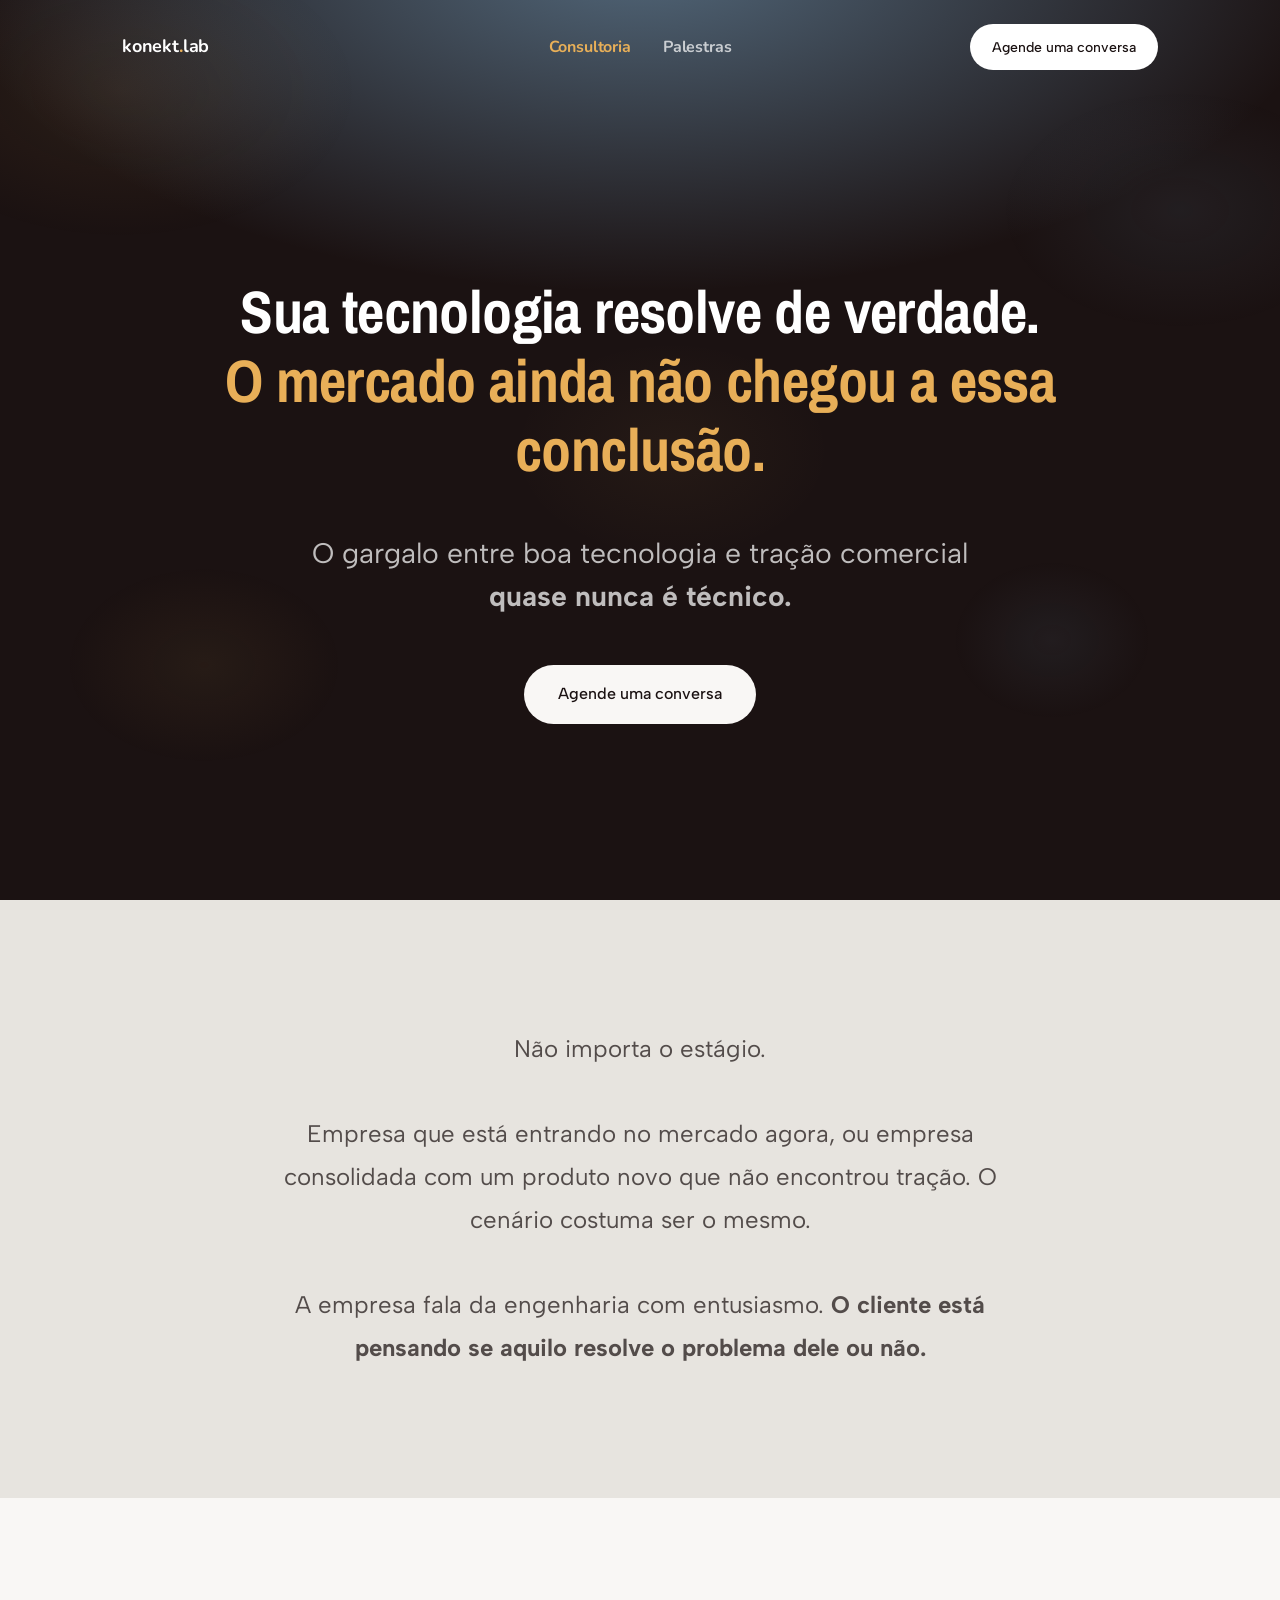
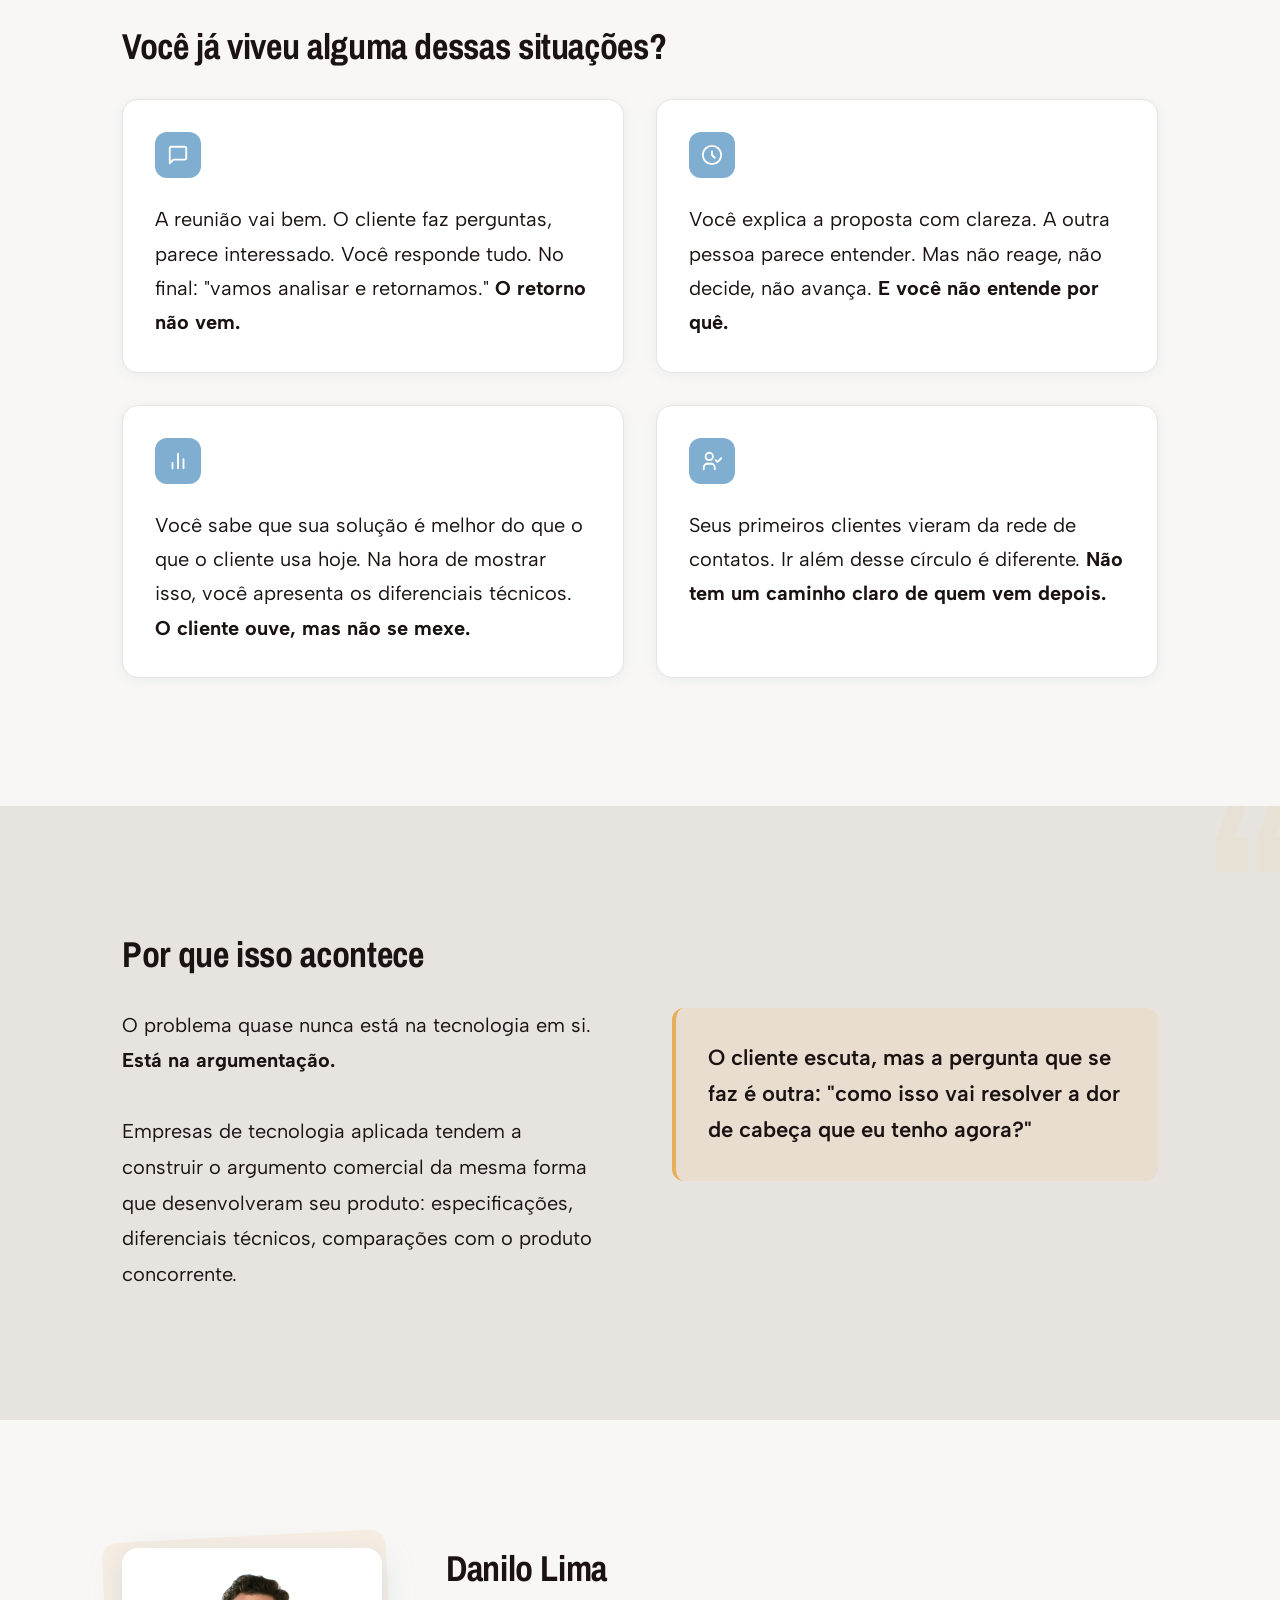
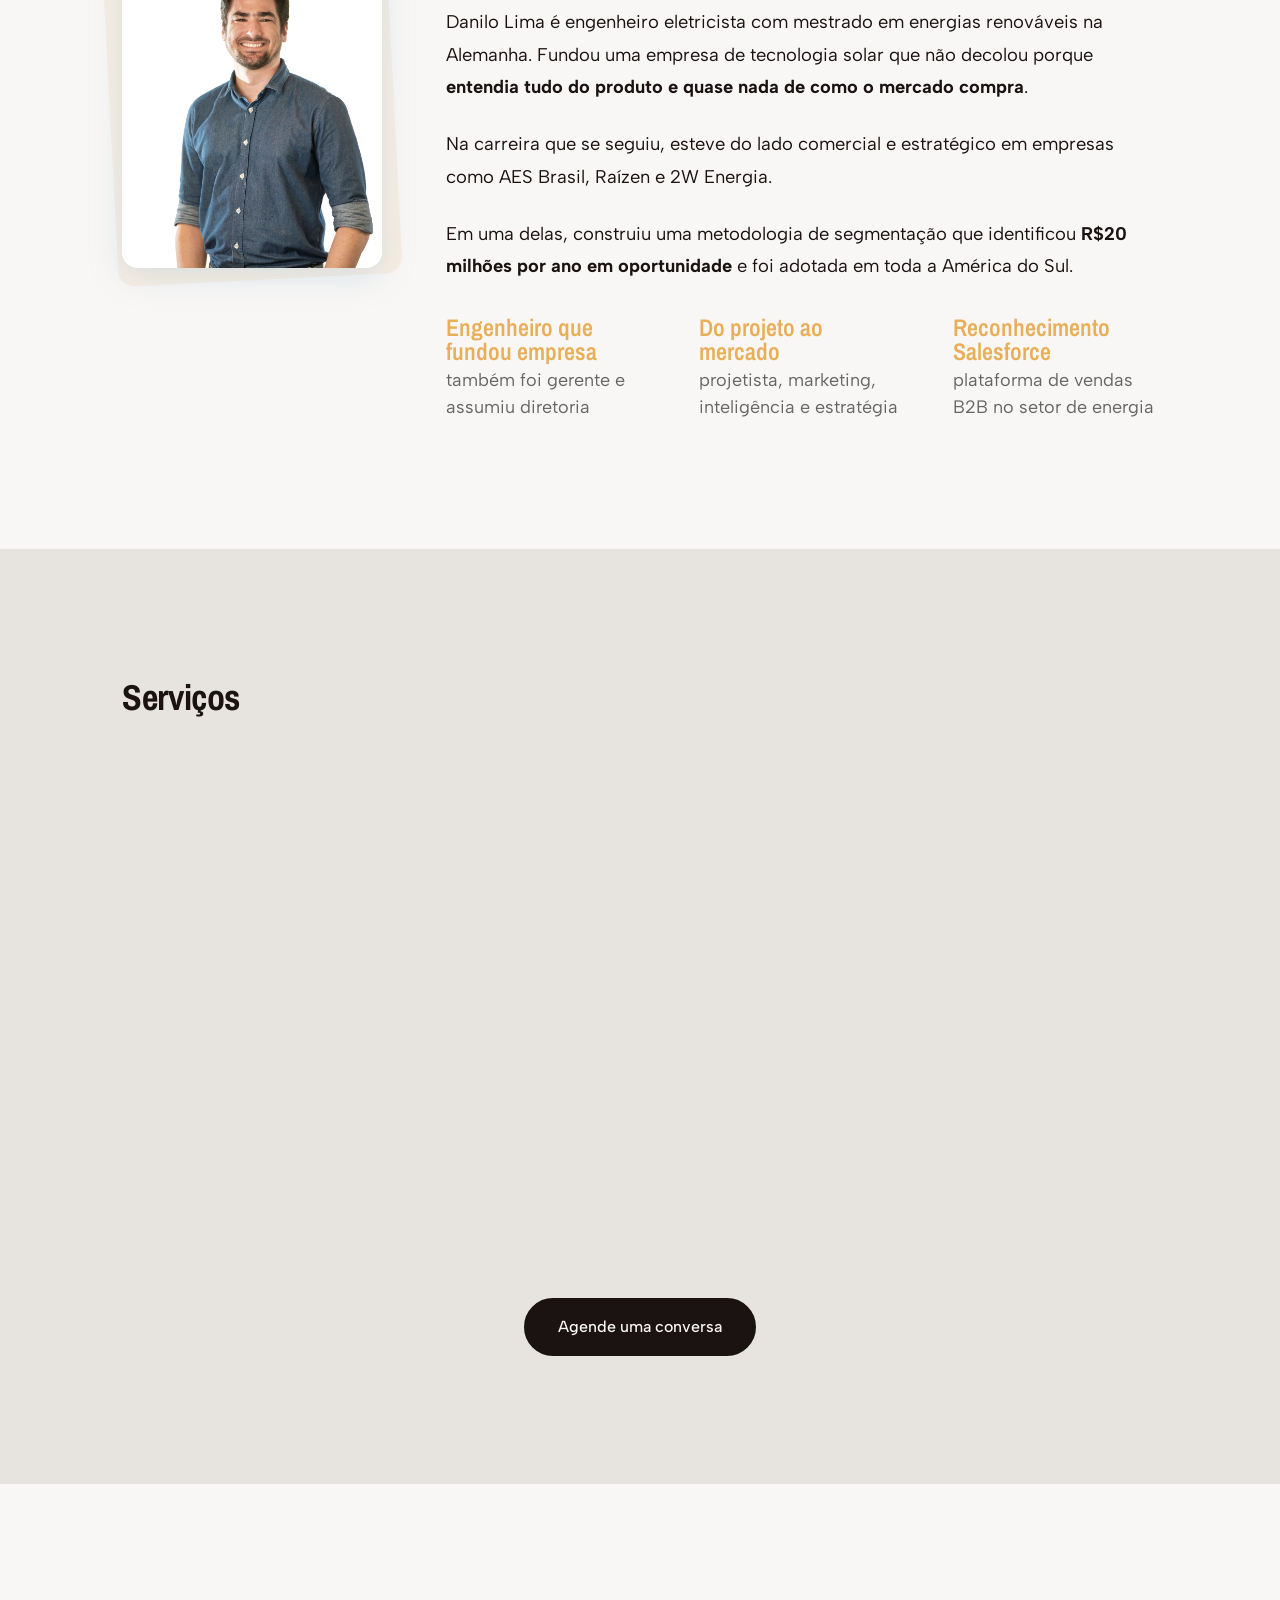
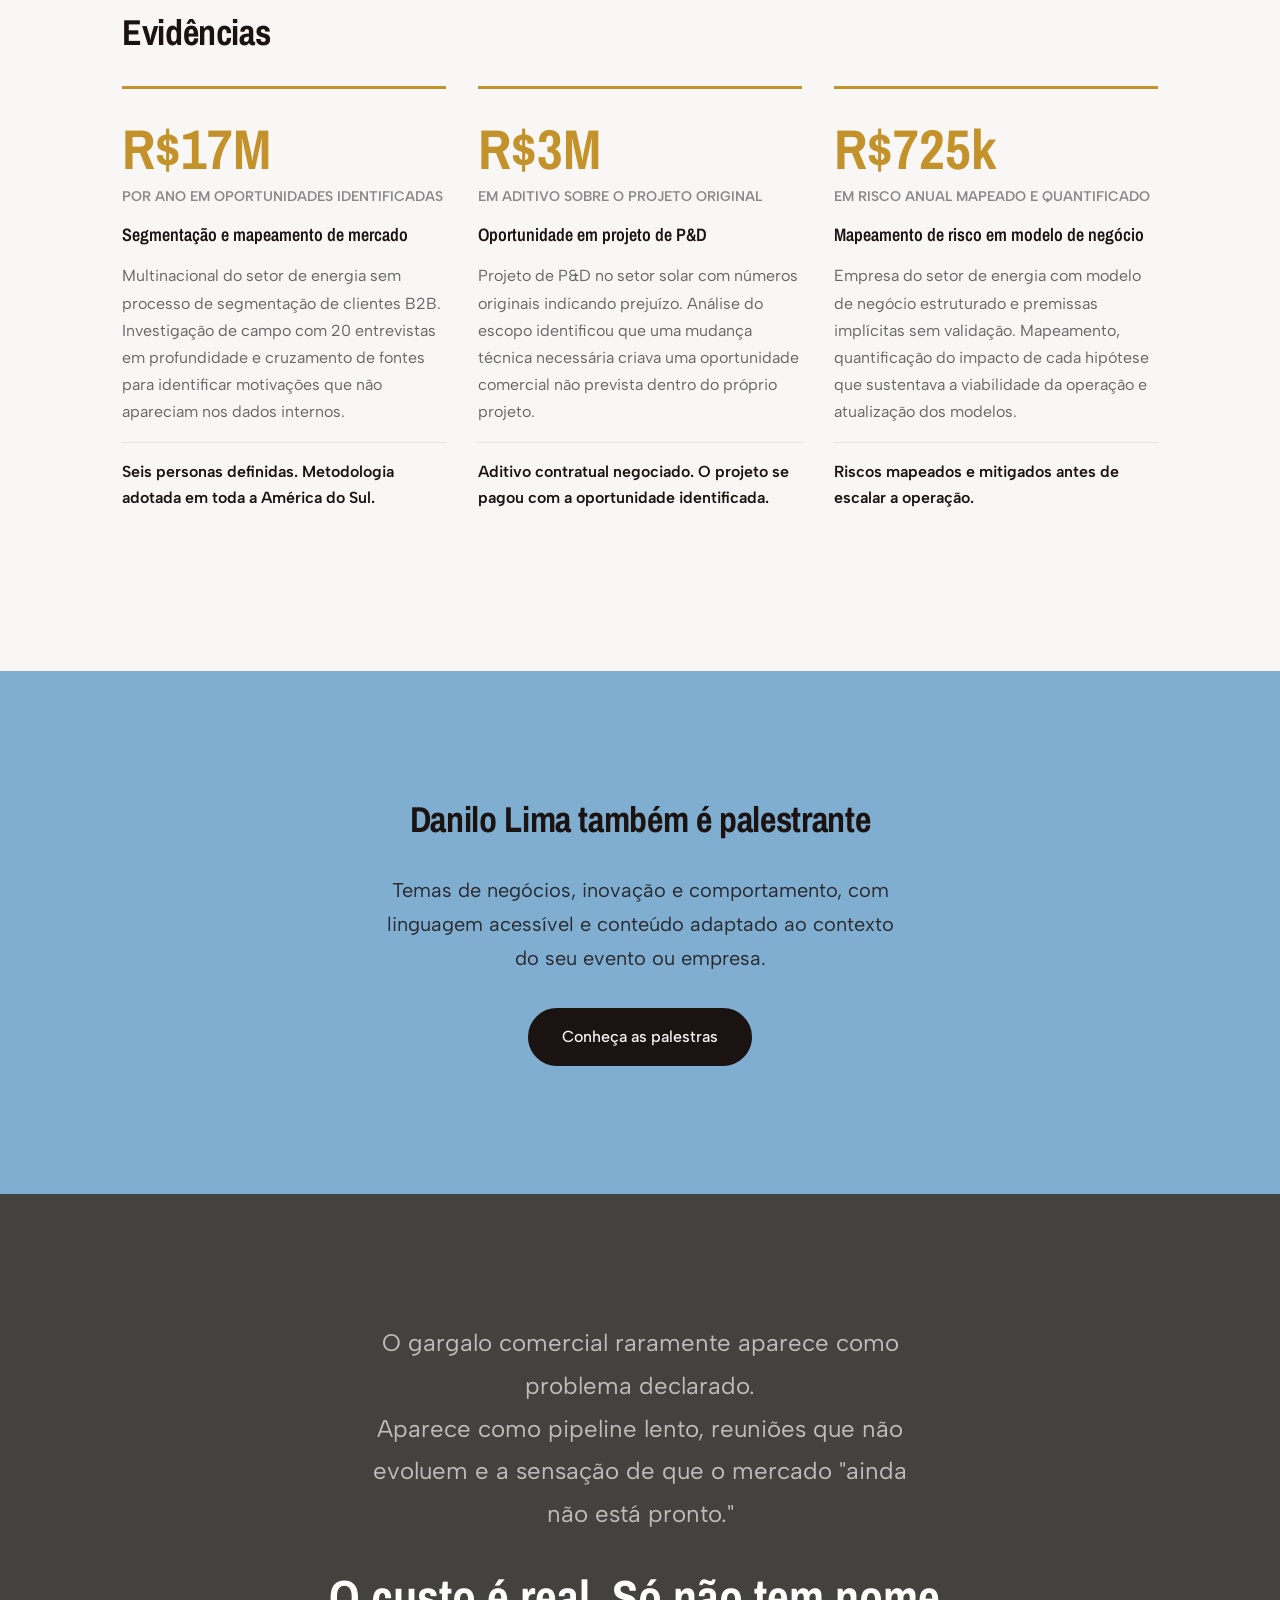
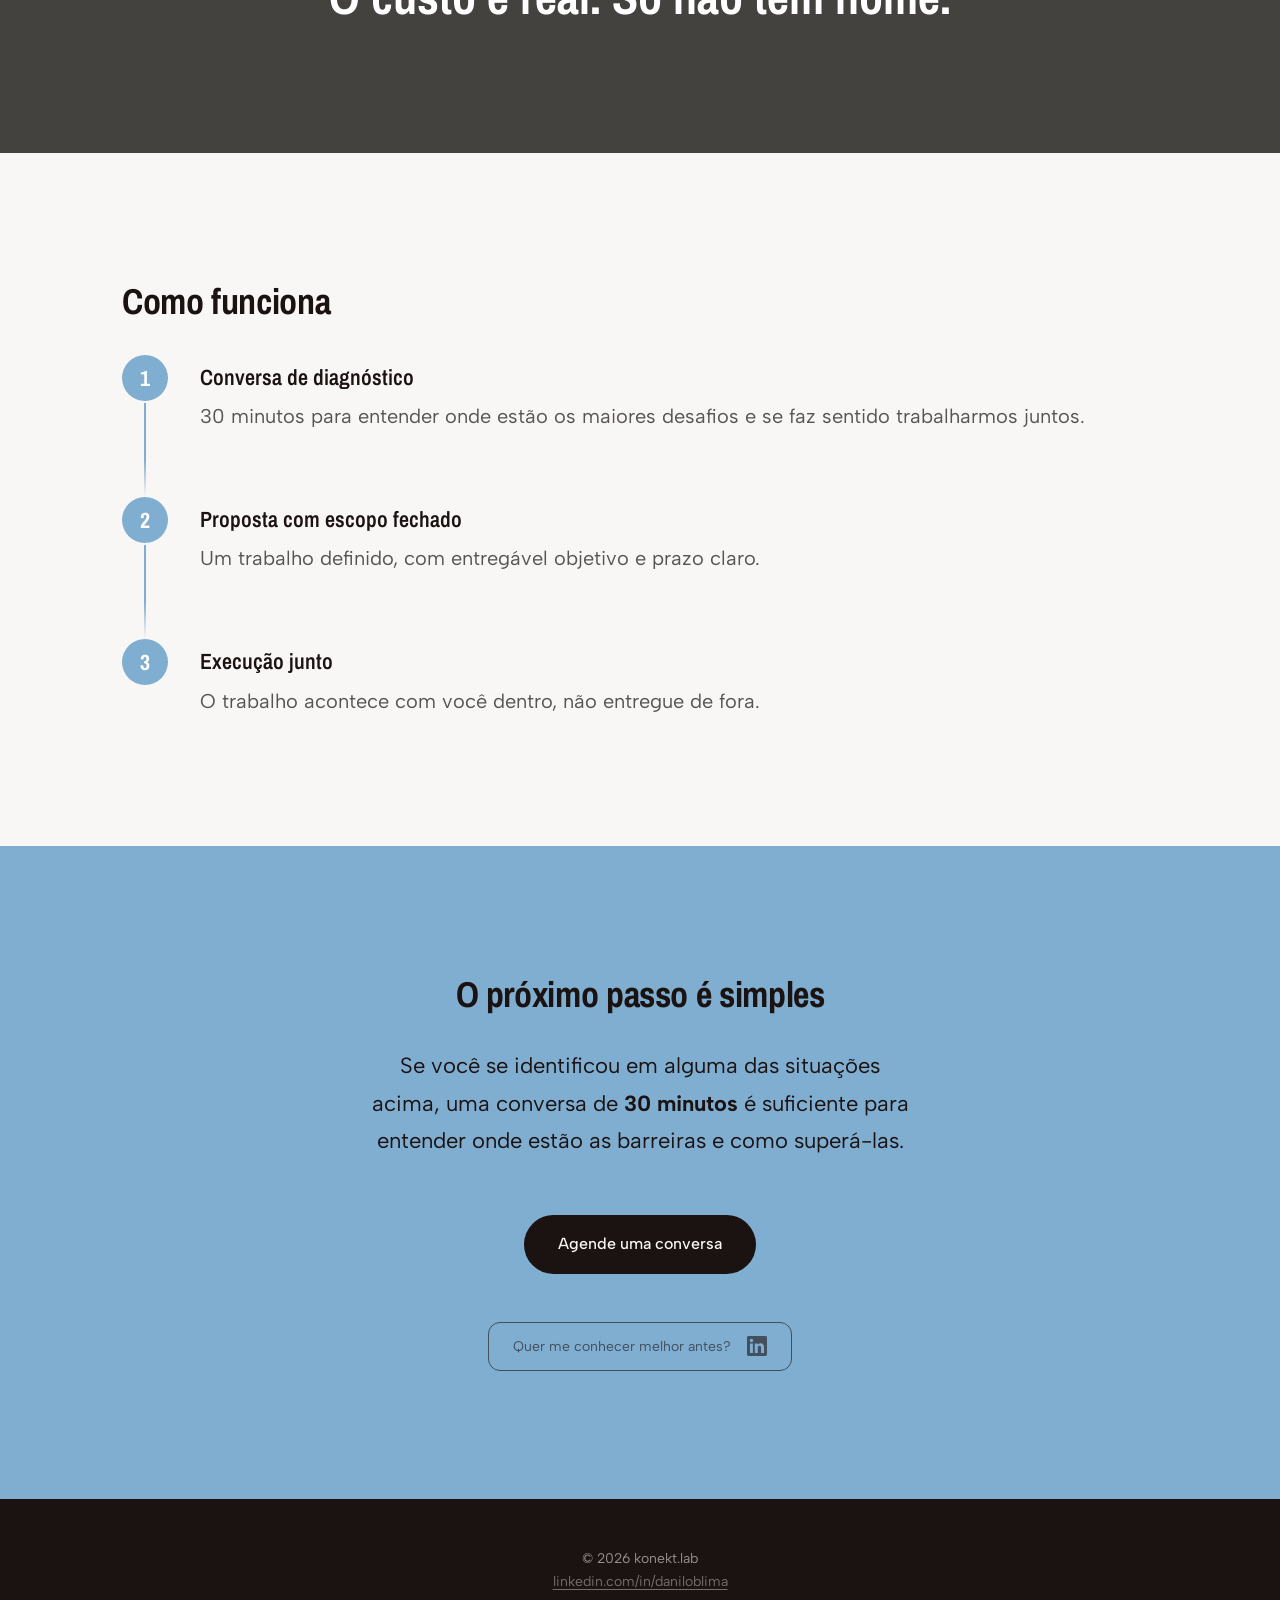
<file: index.html>
<!DOCTYPE html>
<html lang="pt-BR">
<head>
  <meta charset="UTF-8">
  <meta name="viewport" content="width=device-width, initial-scale=1.0">
  <title>konekt.lab — Estratégia Comercial para Tecnologia Aplicada</title>
  <meta name="description" content="Danilo Lima ajuda empresas de tecnologia aplicada a superar o gargalo entre boa tecnologia e tração comercial. Diagnóstico, estratégia e execução.">
  <meta property="og:title" content="konekt.lab — Estratégia Comercial para Tecnologia Aplicada">
  <meta property="og:description" content="Danilo Lima ajuda empresas de tecnologia aplicada a superar o gargalo entre boa tecnologia e tração comercial.">
  <meta property="og:type" content="website">
  <link rel="preconnect" href="https://fonts.googleapis.com">
  <link rel="preconnect" href="https://fonts.gstatic.com" crossorigin>
  <link href="https://fonts.googleapis.com/css2?family=Archivo+Narrow:ital,wght@0,400;0,500;0,600;0,700;1,400&family=Albert+Sans:wght@300;400;500;600&family=Nunito:wght@700&display=swap" rel="stylesheet">
  <link rel="stylesheet" href="./css/style.css">
</head>
<body>

  <header id="site-header">
    <div class="header-inner">
      <a href="./" class="logo">konekt<span class="logo-dot">.</span>lab</a>
      <nav class="header-nav">
        <a href="./" class="nav-link nav-link--active">Consultoria</a>
        <a href="./palestras/" class="nav-link">Palestras</a>
      </nav>
      <a href="#cta-final" class="cta-btn cta-white cta-sm" id="cta-header">
        Agende uma conversa
      </a>
      <button class="nav-toggle" aria-label="Abrir menu" aria-expanded="false">
        <span></span><span></span><span></span>
      </button>
    </div>
    <div class="mobile-menu" id="mobile-menu" aria-hidden="true">
      <a href="./" class="mobile-nav-link mobile-nav-link--active">Consultoria</a>
      <a href="./palestras/" class="mobile-nav-link">Palestras</a>
      <a href="#cta-final" class="cta-btn cta-white" id="cta-mobile">Agende uma conversa</a>
    </div>
  </header>

  <main>

    <!-- ─── HERO ─────────────────────────────────────────────────── -->
    <section id="hero" class="hero">
      <div class="hero-shape hero-shape--1"></div>
      <div class="hero-shape hero-shape--2"></div>
      <div class="hero-shape hero-shape--3"></div>
      <div class="hero-shape hero-shape--4"></div>
      <div class="hero-shape hero-shape--5"></div>
      <div class="container">
        <h1>
          <br>Sua tecnologia resolve de verdade.
          <span class="h1-line2">O mercado ainda não chegou a essa conclusão.</span>
        </h1>
        <p class="subheadline">O gargalo entre boa tecnologia e tração comercial <strong>quase nunca é técnico.</strong></p>
        <a href="#cta-final" class="cta-btn cta-powder" id="cta-hero">
          Agende uma conversa
        </a>
      </div>
    </section>

    <!-- ─── INTRO ────────────────────────────────────────────────── -->
    <section id="intro" class="intro">
      <div class="container container--wide">
        <p class="intro-text">Não importa o estágio.<br><br>Empresa que está entrando no mercado agora, ou empresa consolidada com um produto novo que não encontrou tração. O cenário costuma ser o mesmo.<br><br>A empresa fala da engenharia com entusiasmo. <strong>O cliente está pensando se aquilo resolve o problema dele ou não.</strong></p>
      </div>
    </section>

    <!-- ─── PROBLEMA ──────────────────────────────────────────────── -->
    <section id="problema" class="problema">
      <div class="container container--wide">
        <h2>Você já viveu alguma dessas situações?</h2>
        <div class="cards-grid cards-grid--2col" id="cards-problema">

          <article class="card-problema reveal">
            <div class="card-icon">
              <svg width="22" height="22" viewBox="0 0 24 24" fill="none" aria-hidden="true">
                <path d="M21 15a2 2 0 01-2 2H7l-4 4V5a2 2 0 012-2h14a2 2 0 012 2z" stroke="currentColor" stroke-width="2" stroke-linecap="round" stroke-linejoin="round"/>
              </svg>
            </div>
            <p>A reunião vai bem. O cliente faz perguntas, parece interessado. Você responde tudo. No final: "vamos analisar e retornamos." <strong>O retorno não vem.</strong></p>
          </article>

          <article class="card-problema reveal" data-delay="100">
            <div class="card-icon">
              <svg width="22" height="22" viewBox="0 0 24 24" fill="none" aria-hidden="true">
                <circle cx="12" cy="12" r="10" stroke="currentColor" stroke-width="2"/>
                <path d="M12 8v4l3 3" stroke="currentColor" stroke-width="2" stroke-linecap="round"/>
              </svg>
            </div>
            <p>Você explica a proposta com clareza. A outra pessoa parece entender. Mas não reage, não decide, não avança. <strong>E você não entende por quê.</strong></p>
          </article>

          <article class="card-problema reveal" data-delay="150">
            <div class="card-icon">
              <svg width="22" height="22" viewBox="0 0 24 24" fill="none" aria-hidden="true">
                <path d="M18 20V10M12 20V4M6 20v-6" stroke="currentColor" stroke-width="2" stroke-linecap="round" stroke-linejoin="round"/>
              </svg>
            </div>
            <p>Você sabe que sua solução é melhor do que o que o cliente usa hoje. Na hora de mostrar isso, você apresenta os diferenciais técnicos. <strong>O cliente ouve, mas não se mexe.</strong></p>
          </article>

          <article class="card-problema reveal" data-delay="200">
            <div class="card-icon">
              <svg width="22" height="22" viewBox="0 0 24 24" fill="none" aria-hidden="true">
                <circle cx="9" cy="7" r="4" stroke="currentColor" stroke-width="2"/>
                <path d="M3 21v-2a4 4 0 014-4h4a4 4 0 014 4v2" stroke="currentColor" stroke-width="2" stroke-linecap="round"/>
                <path d="M16 11l2 2 4-4" stroke="currentColor" stroke-width="2" stroke-linecap="round" stroke-linejoin="round"/>
              </svg>
            </div>
            <p>Seus primeiros clientes vieram da rede de contatos. Ir além desse círculo é diferente. <strong>Não tem um caminho claro de quem vem depois.</strong></p>
          </article>

        </div>
      </div>
    </section>

    <!-- ─── POR QUE ────────────────────────────────────────────────── -->
    <section id="por-que" class="por-que reveal">
      <div class="container">
        <h2>Por que isso acontece</h2>
        <div class="por-que-grid">
          <div class="por-que-esq">
            <p>O problema quase nunca está na tecnologia em si. <strong>Está na argumentação.</strong> <br><br>Empresas de tecnologia aplicada tendem a construir o argumento comercial da mesma forma que desenvolveram seu produto: especificações, diferenciais técnicos, comparações com o produto concorrente.</p>
          </div>
          <div class="por-que-dir">
            <p class="por-que-destaque">O cliente escuta, mas a pergunta que se faz é outra: "como isso vai resolver a dor de cabeça que eu tenho agora?"</p>
          </div>
        </div>
      </div>
    </section>

    <!-- ─── SOBRE ──────────────────────────────────────────────────── -->
    <section id="sobre" class="sobre reveal">
      <div class="container">
        <div class="sobre-content">
          <div class="foto-wrapper">
            <div class="foto-bg-shape"></div>
            <img src="./images/danilo-lima.jpg" alt="Danilo Lima" class="foto-danilo">
          </div>
          <div class="bio">
            <h2>Danilo Lima</h2>
            <p>Danilo Lima é engenheiro eletricista com mestrado em energias renováveis na Alemanha. Fundou uma empresa de tecnologia solar que não decolou porque <strong>entendia tudo do produto e quase nada de como o mercado compra</strong>.</p>
            <p>Na carreira que se seguiu, esteve do lado comercial e estratégico em empresas como AES Brasil, Raízen e 2W Energia.</p>
            <p>Em uma delas, construiu uma metodologia de segmentação que identificou <strong>R$20 milhões por ano em oportunidade</strong> e foi adotada em toda a América do Sul.</p>
            <div class="sobre-stats">
              <div class="stat-item">
                <span class="stat-value">Engenheiro que fundou empresa</span>
                <span class="stat-label">também foi gerente e assumiu diretoria</span>
              </div>
              <div class="stat-item">
                <span class="stat-value">Do projeto ao mercado</span>
                <span class="stat-label">projetista, marketing, inteligência e estratégia</span>
              </div>
              <div class="stat-item">
                <span class="stat-value">Reconhecimento Salesforce</span>
                <span class="stat-label">plataforma de vendas B2B no setor de energia</span>
              </div>
            </div>
          </div>
        </div>
      </div>
    </section>

    <!-- ─── SERVIÇOS ───────────────────────────────────────────────── -->
    <section id="servicos" class="servicos">
      <div class="container container--wide">
        <h2>Serviços</h2>
        <div class="cards-grid">

          <article class="card-servico reveal">
            <div class="card-icon">
              <svg width="22" height="22" viewBox="0 0 24 24" fill="none" aria-hidden="true">
                <circle cx="11" cy="11" r="8" stroke="currentColor" stroke-width="2"/>
                <path d="M21 21l-4.35-4.35" stroke="currentColor" stroke-width="2" stroke-linecap="round"/>
              </svg>
            </div>
            <h3>Diagnóstico e Narrativa Comercial</h3>
            <p>Para quem tem um produto bom mas ainda precisa afinar o discurso comercial. O resultado é um argumentário <strong>construído na língua do cliente</strong>, com o posicionamento revisado e a mensagem que faz sentido para quem está do outro lado da mesa.</p>
          </article>

          <article class="card-servico reveal" data-delay="100">
            <div class="card-icon">
              <svg width="22" height="22" viewBox="0 0 24 24" fill="none" aria-hidden="true">
                <path d="M22 12h-4l-3 9L9 3l-3 9H2" stroke="currentColor" stroke-width="2" stroke-linecap="round" stroke-linejoin="round"/>
              </svg>
            </div>
            <h3>Estratégia Comercial e Go-to-Market</h3>
            <p>Para quem tem um produto que funciona e clientes que provam isso, mas precisa de <strong>uma rota clara para ir além do que já alcançou</strong>. O trabalho mapeia os clientes prioritários e estrutura o movimento comercial para expandir de forma sistemática.</p>
          </article>

          <article class="card-servico reveal" data-delay="200">
            <div class="card-icon">
              <svg width="22" height="22" viewBox="0 0 24 24" fill="none" aria-hidden="true">
                <path d="M17 21v-2a4 4 0 00-4-4H5a4 4 0 00-4 4v2" stroke="currentColor" stroke-width="2" stroke-linecap="round"/>
                <circle cx="9" cy="7" r="4" stroke="currentColor" stroke-width="2"/>
                <path d="M23 21v-2a4 4 0 00-3-3.87M16 3.13a4 4 0 010 7.75" stroke="currentColor" stroke-width="2" stroke-linecap="round"/>
              </svg>
            </div>
            <h3>Sustentação Estratégica e Cadência de Execução</h3>
            <p>Para quem quer <strong>manter o ritmo de avanço</strong> depois de construir a estratégia. O trabalho se dá em encontros periódicos com pauta definida, para avaliar o que evoluiu, identificar o que funcionou e ajustar o que precisa mudar para a próxima rodada.</p>
          </article>

        </div>
        <div class="cta-center">
          <a href="#cta-final" class="cta-btn cta-dark" id="cta-servicos">
            Agende uma conversa
          </a>
        </div>
      </div>
    </section>

    <!-- ─── EVIDÊNCIAS ────────────────────────────────────────────── -->
    <section id="evidencias" class="evidencias">
      <div class="container container--wide">
        <h2>Evidências</h2>
        <div class="cards-grid">

          <article class="card-evidencia reveal">
            <div class="evidencia-numero" data-target="20" data-prefix="R$" data-suffix="M">R$0M</div>
            <p class="evidencia-contexto">por ano em oportunidades identificadas</p>
            <h3 class="caso-titulo">Segmentação e mapeamento de mercado</h3>
            <p class="situacao">Multinacional do setor de energia sem processo de segmentação de clientes B2B. Investigação de campo com 20 entrevistas em profundidade e cruzamento de fontes para identificar motivações que não apareciam nos dados internos.</p>
            <p class="resultado">Seis personas definidas. Metodologia adotada em toda a América do Sul.</p>
          </article>

          <article class="card-evidencia reveal" data-delay="100">
            <div class="evidencia-numero" data-target="3" data-prefix="R$" data-suffix="M">R$0M</div>
            <p class="evidencia-contexto">em aditivo sobre o projeto original</p>
            <h3 class="caso-titulo">Oportunidade em projeto de P&amp;D</h3>
            <p class="situacao">Projeto de P&amp;D no setor solar com números originais indicando prejuízo. Análise do escopo identificou que uma mudança técnica necessária criava uma oportunidade comercial não prevista dentro do próprio projeto.</p>
            <p class="resultado">Aditivo contratual negociado. O projeto se pagou com a oportunidade identificada.</p>
          </article>

          <article class="card-evidencia reveal" data-delay="200">
            <div class="evidencia-numero" data-target="860" data-prefix="R$" data-suffix="k">R$0k</div>
            <p class="evidencia-contexto">em risco anual mapeado e quantificado</p>
            <h3 class="caso-titulo">Mapeamento de risco em modelo de negócio</h3>
            <p class="situacao">Empresa do setor de energia com modelo de negócio estruturado e premissas implícitas sem validação. Mapeamento, quantificação do impacto de cada hipótese que sustentava a viabilidade da operação e atualização dos modelos.</p>
            <p class="resultado">Riscos mapeados e mitigados antes de escalar a operação.</p>
          </article>

        </div>
      </div>
    </section>

    <!-- ─── PALESTRANTE TEASER ──────────────────────────────────────── -->
    <section id="palestras-teaser" class="palestras-teaser reveal">
      <div class="container">
        <h2>Danilo Lima também é palestrante</h2>
        <p>Temas de negócios, inovação e comportamento, com linguagem acessível e conteúdo adaptado ao contexto do seu evento ou empresa.</p>
        <a href="./palestras/" class="cta-btn cta-dark">Conheça as palestras</a>
      </div>
    </section>

    <!-- ─── CUSTO DA INAÇÃO ───────────────────────────────────────── -->
    <section id="custo" class="custo reveal">
      <div class="container">
        <p class="custo-text">O gargalo comercial raramente aparece como problema declarado.<br>Aparece como pipeline lento, reuniões que não evoluem e a sensação de que o mercado "ainda não está pronto."</p>
        <p class="custo-destaque">O custo é real. Só não tem nome.</p>
      </div>
    </section>

    <!-- ─── COMO FUNCIONA ─────────────────────────────────────────── -->
    <section id="como-funciona" class="como-funciona">
      <div class="container">
        <h2>Como funciona</h2>
        <div class="passos">

          <div class="passo reveal">
            <div class="passo-numero">1</div>
            <div class="passo-content">
              <h3>Conversa de diagnóstico</h3>
              <p>30 minutos para entender onde estão os maiores desafios e se faz sentido trabalharmos juntos.</p>
            </div>
          </div>

          <div class="passo reveal" data-delay="150">
            <div class="passo-numero">2</div>
            <div class="passo-content">
              <h3>Proposta com escopo fechado</h3>
              <p>Um trabalho definido, com entregável objetivo e prazo claro.</p>
            </div>
          </div>

          <div class="passo reveal" data-delay="300">
            <div class="passo-numero">3</div>
            <div class="passo-content">
              <h3>Execução junto</h3>
              <p>O trabalho acontece com você dentro, não entregue de fora.</p>
            </div>
          </div>

        </div>
      </div>
    </section>

    <!-- ─── CTA FINAL ─────────────────────────────────────────────── -->
    <section id="cta-final" class="cta-final reveal">
      <div class="container">
        <h2>O próximo passo é simples</h2>
        <p>Se você se identificou em alguma das situações acima, uma conversa de <strong>30 minutos</strong> é suficiente para entender onde estão as barreiras e como superá-las.</p>
        <a href="#" class="cta-btn cta-dark" id="cta-final-btn" target="_blank" rel="noopener">
          Agende uma conversa
        </a>
        <div class="linkedin-teaser">
          <span>Quer me conhecer melhor antes?</span>
          <a href="https://www.linkedin.com/in/daniloblima/" target="_blank" rel="noopener" aria-label="LinkedIn de Danilo Lima" class="linkedin-icon-link">
            <svg xmlns="http://www.w3.org/2000/svg" viewBox="0 0 24 24" fill="currentColor" width="18" height="18" aria-hidden="true"><path d="M20.447 20.452h-3.554v-5.569c0-1.328-.027-3.037-1.852-3.037-1.853 0-2.136 1.445-2.136 2.939v5.667H9.351V9h3.414v1.561h.046c.477-.9 1.637-1.85 3.37-1.85 3.601 0 4.267 2.37 4.267 5.455v6.286zM5.337 7.433a2.062 2.062 0 01-2.063-2.065 2.064 2.064 0 112.063 2.065zm1.782 13.019H3.555V9h3.564v11.452zM22.225 0H1.771C.792 0 0 .774 0 1.729v20.542C0 23.227.792 24 1.771 24h20.451C23.2 24 24 23.227 24 22.271V1.729C24 .774 23.2 0 22.222 0h.003z"/></svg>
          </a>
        </div>
      </div>
    </section>

  </main>

  <footer>
    <div class="footer-inner">
      <p>© 2026 konekt.lab</p>
      <p><a href="https://www.linkedin.com/in/daniloblima/" target="_blank" rel="noopener" class="footer-linkedin">linkedin.com/in/daniloblima</a></p>
    </div>
  </footer>

  <script src="./js/main.js"></script>
</body>
</html>
</file>
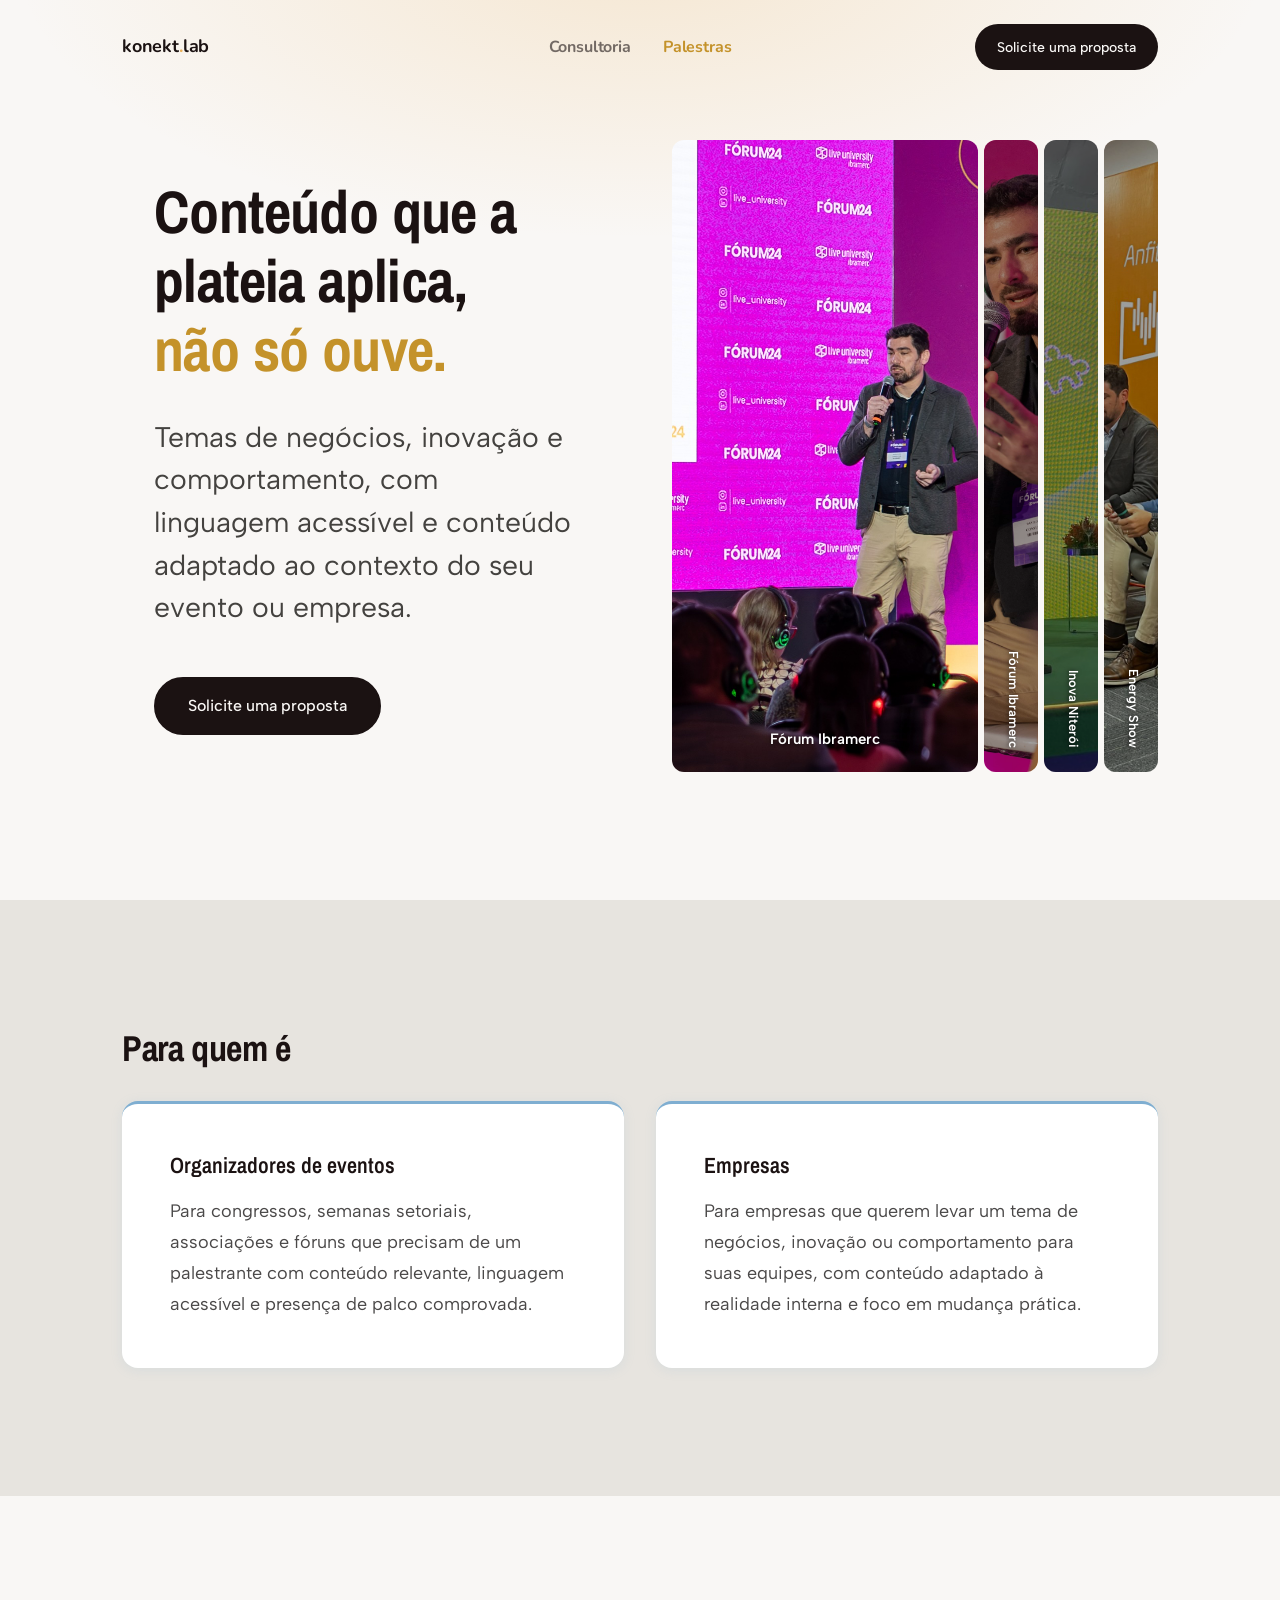
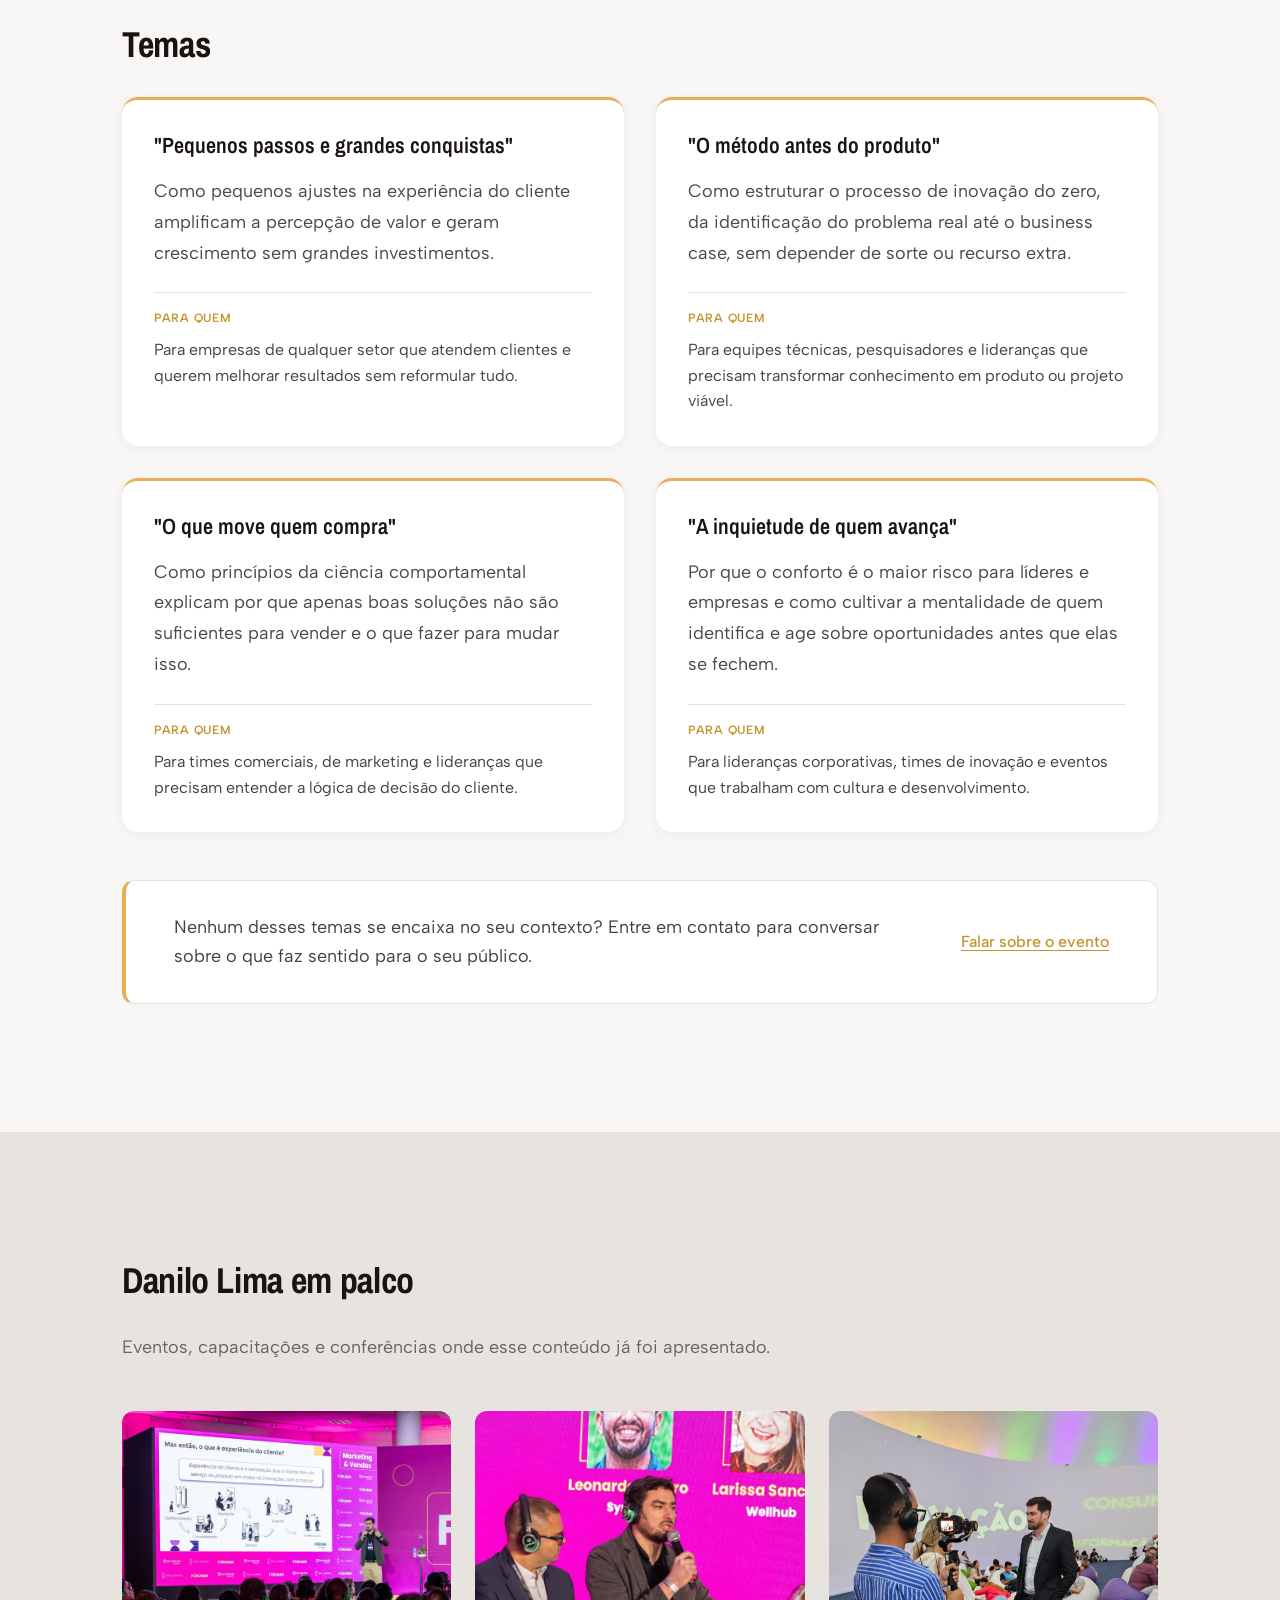
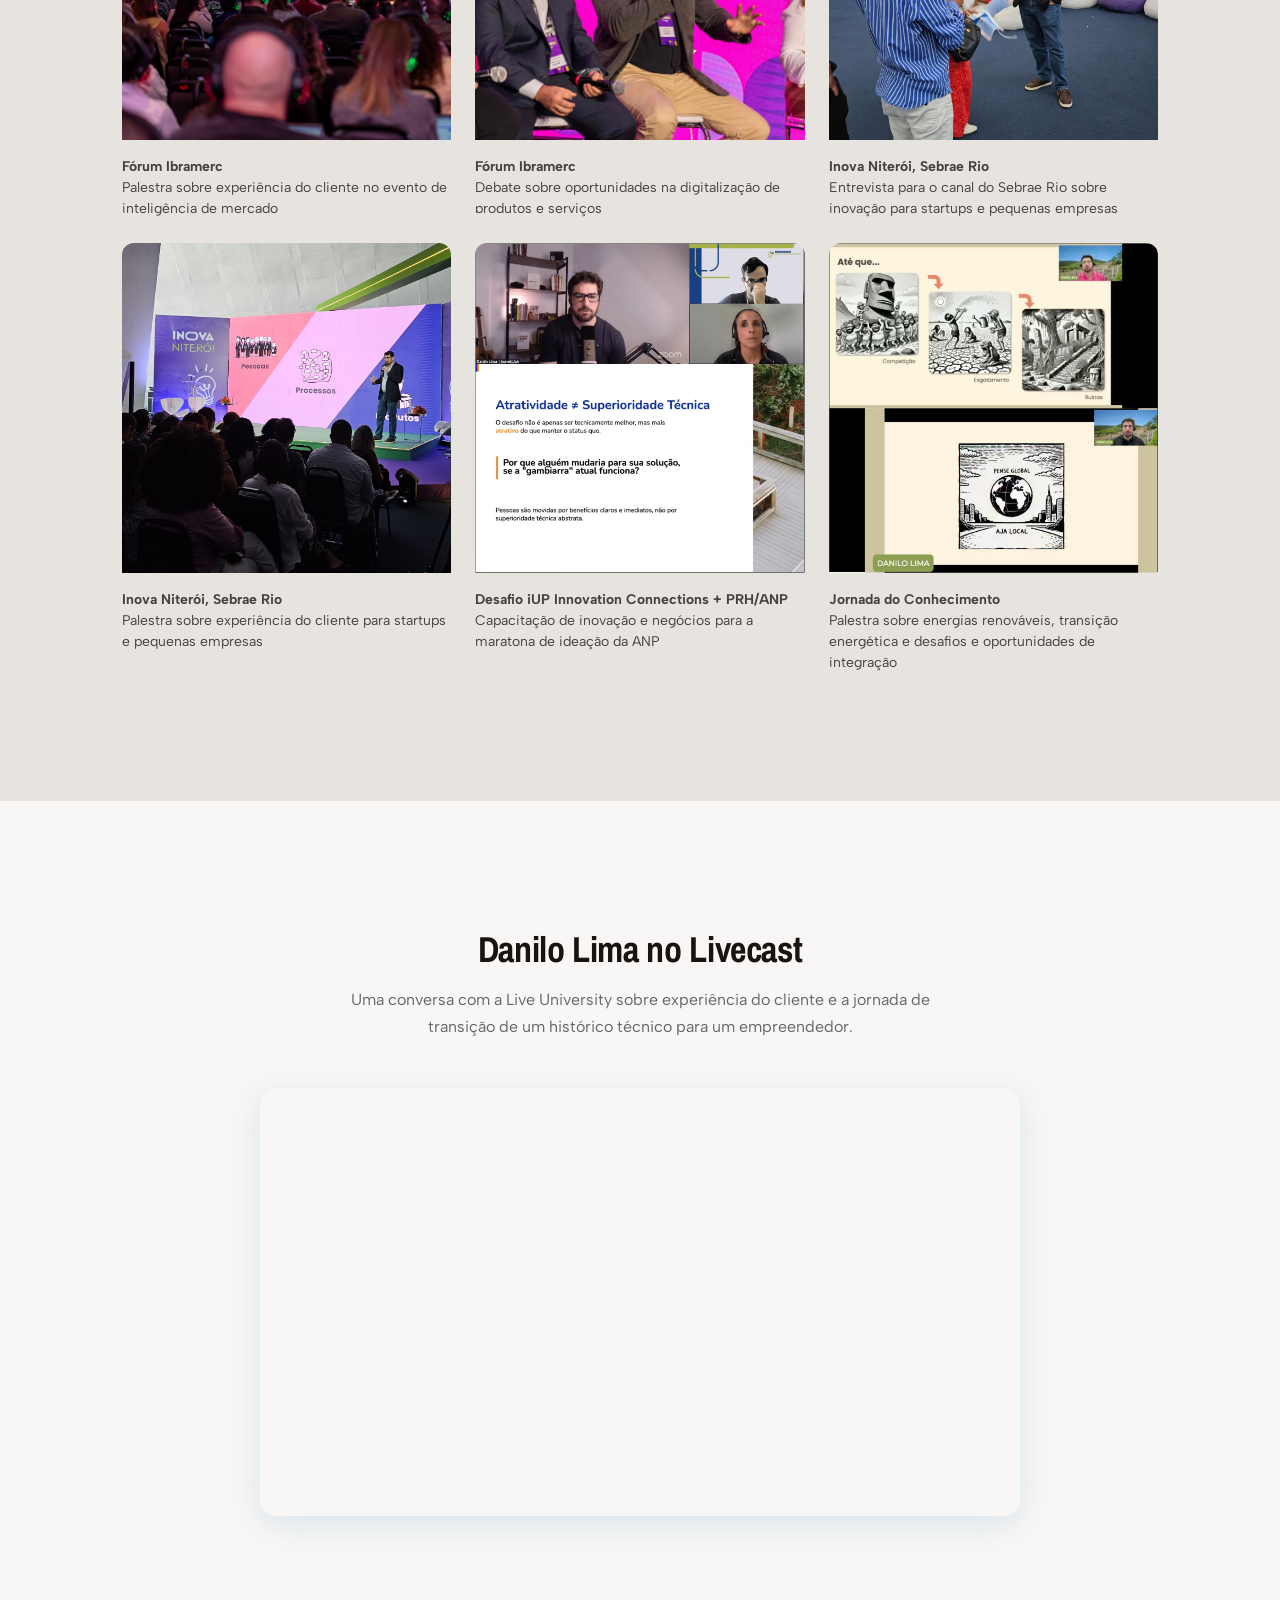
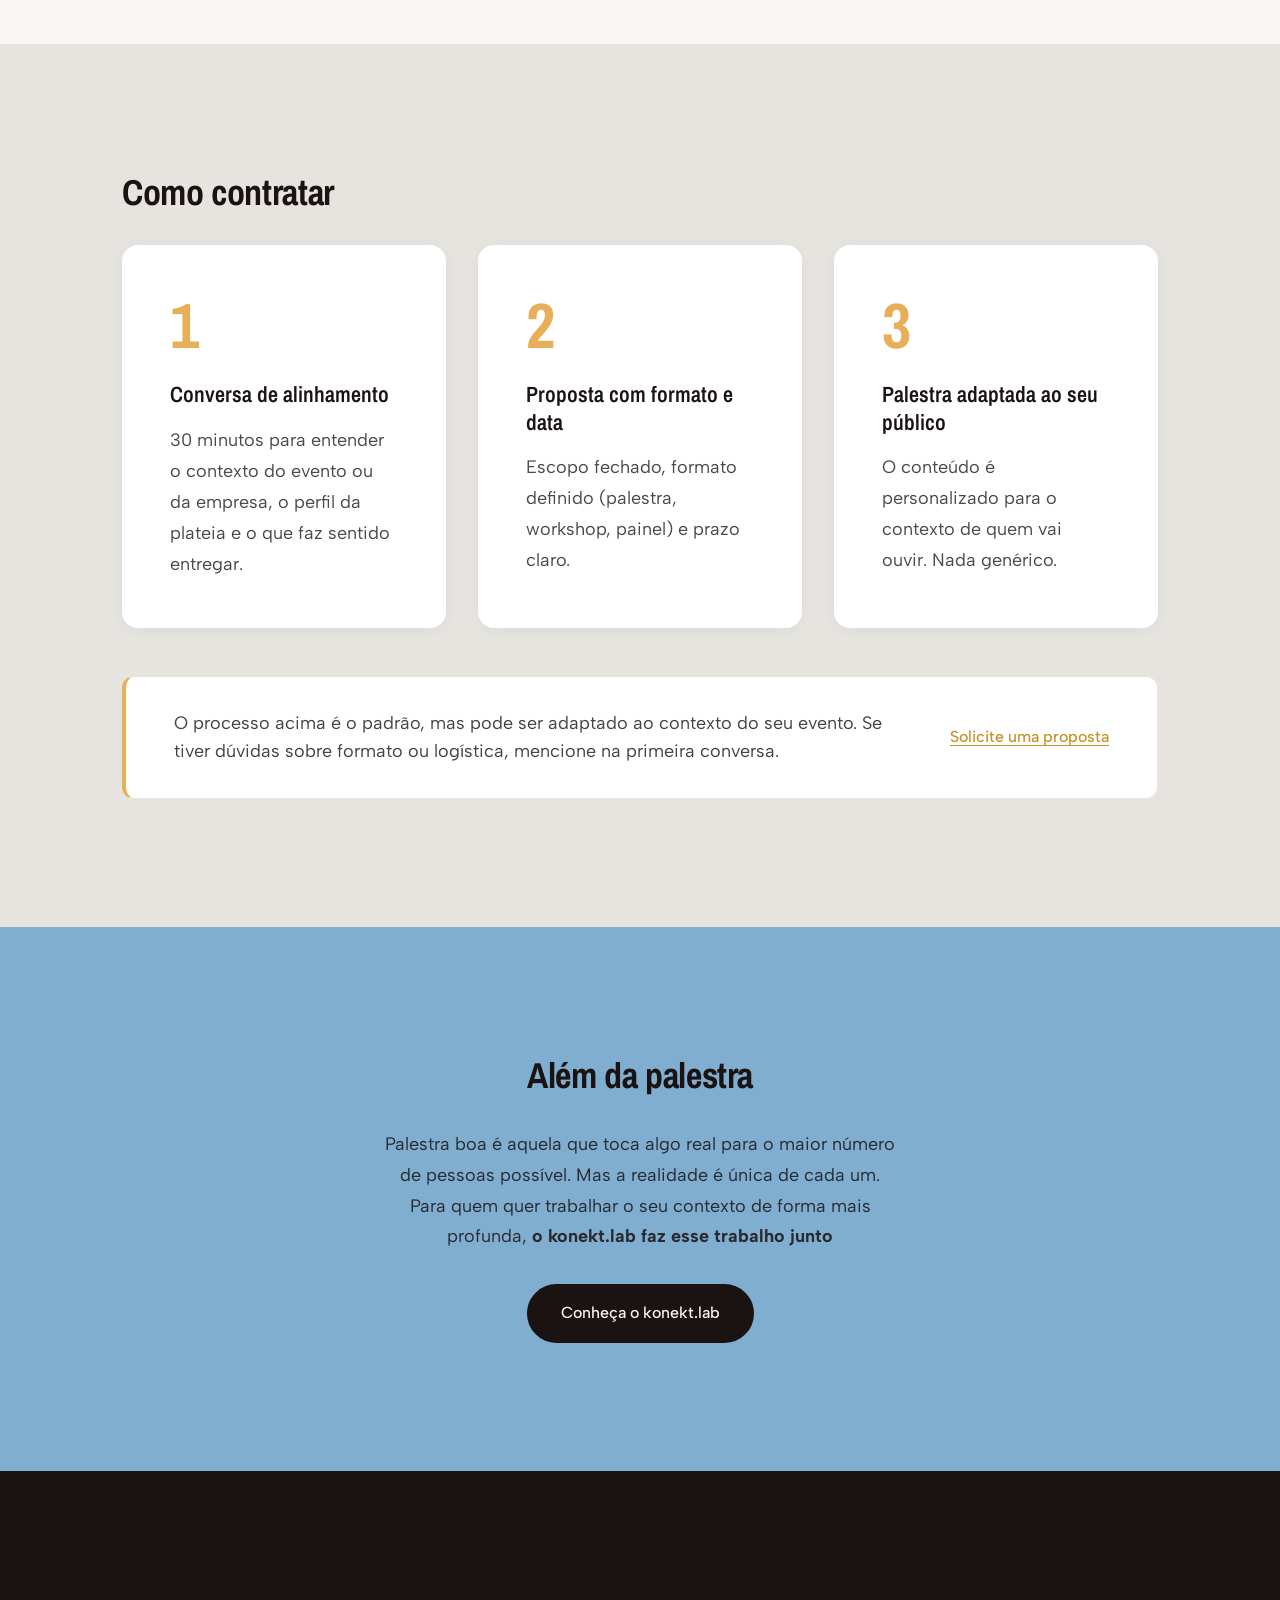
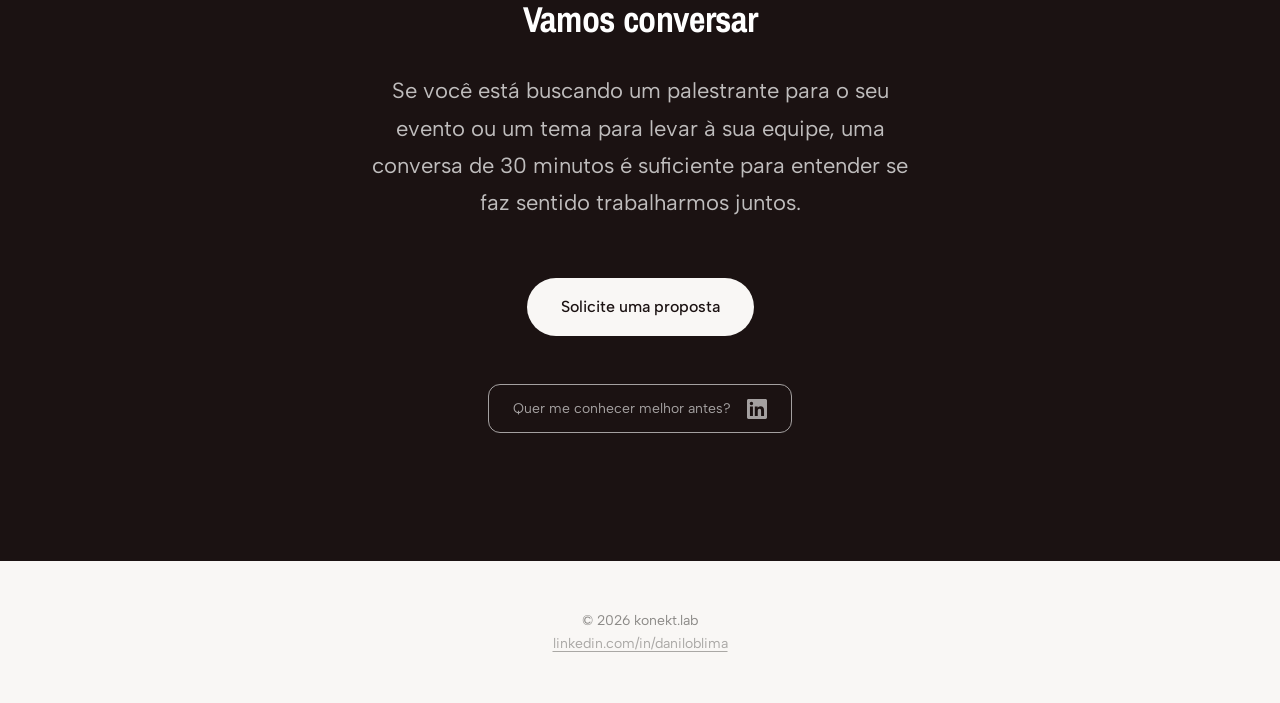
<file: palestras/index.html>
<!DOCTYPE html>
<html lang="pt-BR">
<head>
  <meta charset="UTF-8">
  <meta name="viewport" content="width=device-width, initial-scale=1.0">
  <title>Palestras e Workshops — Danilo Lima</title>
  <meta name="description" content="Danilo Lima apresenta palestras e workshops sobre experiência do cliente, inovação, ciências comportamentais e mentalidade de liderança. Conteúdo pragmático, adaptado ao seu evento ou empresa.">
  <meta property="og:title" content="Palestras e Workshops — Danilo Lima">
  <meta property="og:description" content="Conteúdo que a plateia aplica, não só ouve. Temas de negócios, inovação e comportamento.">
  <meta property="og:type" content="website">
  <link rel="preconnect" href="https://fonts.googleapis.com">
  <link rel="preconnect" href="https://fonts.gstatic.com" crossorigin>
  <link href="https://fonts.googleapis.com/css2?family=Archivo+Narrow:ital,wght@0,400;0,500;0,600;0,700;1,400&family=Albert+Sans:wght@300;400;500;600&family=Nunito:wght@700&display=swap" rel="stylesheet">
  <link rel="stylesheet" href="../css/style.css">
  <link rel="stylesheet" href="./css/palestras.css">
</head>
<body class="palestras-page">

  <header id="site-header" class="header--light">
    <div class="header-inner">
      <a href="../" class="logo">konekt<span class="logo-dot">.</span>lab</a>
      <nav class="header-nav">
        <a href="../" class="nav-link">Consultoria</a>
        <a href="./" class="nav-link nav-link--active">Palestras</a>
      </nav>
      <a href="#cta-final" class="cta-btn cta-white cta-sm" id="cta-header">
        Solicite uma proposta
      </a>
      <button class="nav-toggle" aria-label="Abrir menu" aria-expanded="false">
        <span></span><span></span><span></span>
      </button>
    </div>
    <div class="mobile-menu" id="mobile-menu" aria-hidden="true">
      <a href="../" class="mobile-nav-link">Consultoria</a>
      <a href="./" class="mobile-nav-link mobile-nav-link--active">Palestras</a>
      <a href="#cta-final" class="cta-btn cta-white" id="cta-mobile">Solicite uma proposta</a>
    </div>
  </header>

  <main>

    <!-- ─── HERO ─────────────────────────────────────────────────── -->
    <section id="hero" class="hero hero--split">
      <div class="hero-split-texto">
        <h1>
          Conteúdo que a plateia aplica,
          <span class="h1-line2">não só ouve.</span>
        </h1>
        <p class="subheadline">Temas de negócios, inovação e comportamento, com linguagem acessível e conteúdo adaptado ao contexto do seu evento ou empresa.</p>
        <a href="#cta-final" class="cta-btn cta-dark" id="cta-hero">
          Solicite uma proposta
        </a>
        <figure class="hero-mobile-foto">
          <img src="./images/evento-ibramerc-05.jpg" alt="Danilo Lima no Fórum Ibramerc">
          <figcaption><b>Fórum Ibramerc</b> — palestra sobre experiência do cliente em evento de inteligência de mercado</figcaption>
        </figure>
      </div>
      <div class="hero-split-foto hero-acordeon">
        <div class="acordeon-panel acordeon-panel--active"
             style="background-image: url('./images/evento-ibramerc-03.jpg')"
             aria-label="Fórum Ibramerc">
          <span class="acordeon-label">Fórum Ibramerc</span>
        </div>
        <div class="acordeon-panel"
             style="background-image: url('./images/evento-ibramerc-04.jpg')"
             aria-label="Fórum Ibramerc">
          <span class="acordeon-label">Fórum Ibramerc</span>
        </div>
        <div class="acordeon-panel"
             style="background-image: url('./images/evento-inova-niteroi-03.jpg')"
             aria-label="Inova Niterói">
          <span class="acordeon-label">Inova Niterói</span>
        </div>
        <div class="acordeon-panel"
             style="background-image: url('./images/evento-energyshow-01.jpeg')"
             aria-label="Energy Show">
          <span class="acordeon-label">Energy Show</span>
        </div>
      </div>
    </section>


    <!-- ─── PARA QUEM É ───────────────────────────────────────────── -->
    <section id="para-quem" class="para-quem">
      <div class="container container--wide">
        <h2>Para quem é</h2>
        <div class="para-quem-grid">

          <div class="bloco-contratante reveal">
            <h3>Organizadores de eventos</h3>
            <p>Para congressos, semanas setoriais, associações e fóruns que precisam de um palestrante com conteúdo relevante, linguagem acessível e presença de palco comprovada.</p>
          </div>

          <div class="bloco-contratante reveal" data-delay="100">
            <h3>Empresas</h3>
            <p>Para empresas que querem levar um tema de negócios, inovação ou comportamento para suas equipes, com conteúdo adaptado à realidade interna e foco em mudança prática.</p>
          </div>

        </div>
      </div>
    </section>

    <!-- ─── TEMAS ──────────────────────────────────────────────────── -->
    <section id="temas" class="temas">
      <div class="container container--wide">
        <h2>Temas</h2>
        <div class="cards-grid cards-grid--2col">

          <article class="card-tema reveal">
            <h3>"Pequenos passos e grandes conquistas"</h3>
            <p class="tema-angulo">Como pequenos ajustes na experiência do cliente amplificam a percepção de valor e geram crescimento sem grandes investimentos.</p>
            <span class="tema-publico-label">Para quem</span>
            <p class="tema-publico">Para empresas de qualquer setor que atendem clientes e querem melhorar resultados sem reformular tudo.</p>
          </article>

          <article class="card-tema reveal" data-delay="100">
            <h3>"O método antes do produto"</h3>
            <p class="tema-angulo">Como estruturar o processo de inovação do zero, da identificação do problema real até o business case, sem depender de sorte ou recurso extra.</p>
            <span class="tema-publico-label">Para quem</span>
            <p class="tema-publico">Para equipes técnicas, pesquisadores e lideranças que precisam transformar conhecimento em produto ou projeto viável.</p>
          </article>

          <article class="card-tema reveal" data-delay="150">
            <h3>"O que move quem compra"</h3>
            <p class="tema-angulo">Como princípios da ciência comportamental explicam por que apenas boas soluções não são suficientes para vender e o que fazer para mudar isso.</p>
            <span class="tema-publico-label">Para quem</span>
            <p class="tema-publico">Para times comerciais, de marketing e lideranças que precisam entender a lógica de decisão do cliente.</p>
          </article>

          <article class="card-tema reveal" data-delay="200">
            <h3>"A inquietude de quem avança"</h3>
            <p class="tema-angulo">Por que o conforto é o maior risco para líderes e empresas e como cultivar a mentalidade de quem identifica e age sobre oportunidades antes que elas se fechem.</p>
            <span class="tema-publico-label">Para quem</span>
            <p class="tema-publico">Para lideranças corporativas, times de inovação e eventos que trabalham com cultura e desenvolvimento.</p>
          </article>

        </div>
        <div class="temas-nota reveal">
          <p>Nenhum desses temas se encaixa no seu contexto? Entre em contato para conversar sobre o que faz sentido para o seu público.</p>
          <a href="#cta-final" class="temas-nota-link">Falar sobre o evento</a>
        </div>
      </div>
    </section>

    <!-- ─── PRESENÇA EM PALCO ─────────────────────────────────────── -->
    <section id="presenca" class="presenca">
      <div class="container container--wide">
        <h2>Danilo Lima em palco</h2>
        <p class="presenca-sub">Eventos, capacitações e conferências onde esse conteúdo já foi apresentado.</p>
        <div class="foto-grid">

          <figure class="foto-card reveal">
            <img src="./images/evento-ibramerc-01.jpg" alt="Danilo Lima no Fórum Ibramerc" loading="lazy">
            <figcaption><b>Fórum Ibramerc</b><br>Palestra sobre experiência do cliente no evento de inteligência de mercado</figcaption>
          </figure>

          <figure class="foto-card reveal" data-delay="100">
            <img src="./images/evento-ibramerc-02.jpg" alt="Danilo Lima no Fórum Ibramerc" loading="lazy">
            <figcaption><b>Fórum Ibramerc</b><br>Debate sobre oportunidades na digitalização de produtos e serviços</figcaption>
          </figure>

          <figure class="foto-card reveal" data-delay="150">
            <img src="./images/evento-inova-niteroi-01.jpg" alt="Danilo Lima no Inova Niterói" loading="lazy">
            <figcaption><b>Inova Niterói, Sebrae Rio</b><br>Entrevista para o canal do Sebrae Rio sobre inovação para startups e pequenas empresas</figcaption>
          </figure>

          <figure class="foto-card reveal" data-delay="200">
            <img src="./images/evento-inova-niteroi-02.jpg" alt="Danilo Lima no Inova Niterói" loading="lazy">
            <figcaption><b>Inova Niterói, Sebrae Rio</b><br>Palestra sobre experiência do cliente para startups e pequenas empresas</figcaption>
          </figure>

          <figure class="foto-card reveal" data-delay="250">
            <img src="./images/evento-capacitacao-01.jpg" alt="Capacitação de inovação e negócios" loading="lazy">
            <figcaption><b>Desafio iUP Innovation Connections + PRH/ANP</b><br>Capacitação de inovação e negócios para a maratona de ideação da ANP</figcaption>
          </figure>

          <figure class="foto-card reveal" data-delay="300">
            <img src="./images/evento-energia-01.jpg" alt="Palestra sobre energias renováveis" loading="lazy">
            <figcaption><b>Jornada do Conhecimento</b><br>Palestra sobre energias renováveis, transição energética e desafios e oportunidades de integração</figcaption>
          </figure>

        </div>
      </div>
    </section>

    <!-- ─── MÍDIA ─────────────────────────────────────────────────── -->
    <section id="midia" class="midia">
      <div class="container">
        <h2>Danilo Lima no Livecast</h2>
        <p class="midia-sub">Uma conversa com a Live University sobre experiência do cliente e a jornada de transição de um histórico técnico para um empreendedor.</p>
        <div class="video-wrapper reveal">
          <iframe
            src="https://www.youtube.com/embed/jg0AOth_yOk"
            title="Danilo Lima no Livecast — Live University"
            allow="accelerometer; autoplay; clipboard-write; encrypted-media; gyroscope; picture-in-picture"
            allowfullscreen>
          </iframe>
        </div>
      </div>
    </section>

    <!-- ─── COMO CONTRATAR ────────────────────────────────────────── -->
    <section id="como-contratar" class="como-contratar">
      <div class="container container--wide">
        <h2>Como contratar</h2>
        <div class="contratar-cards">

          <div class="contratar-card reveal">
            <span class="contratar-num">1</span>
            <h3>Conversa de alinhamento</h3>
            <p>30 minutos para entender o contexto do evento ou da empresa, o perfil da plateia e o que faz sentido entregar.</p>
          </div>

          <div class="contratar-card reveal" data-delay="120">
            <span class="contratar-num">2</span>
            <h3>Proposta com formato e data</h3>
            <p>Escopo fechado, formato definido (palestra, workshop, painel) e prazo claro.</p>
          </div>

          <div class="contratar-card reveal" data-delay="240">
            <span class="contratar-num">3</span>
            <h3>Palestra adaptada ao seu público</h3>
            <p>O conteúdo é personalizado para o contexto de quem vai ouvir. Nada genérico.</p>
          </div>

        </div>
        <div class="contratar-nota reveal">
          <p>O processo acima é o padrão, mas pode ser adaptado ao contexto do seu evento. Se tiver dúvidas sobre formato ou logística, mencione na primeira conversa.</p>
          <a href="#cta-final" class="temas-nota-link">Solicite uma proposta</a>
        </div>
      </div>
    </section>

    <!-- ─── ALÉM DA PALESTRA ──────────────────────────────────────── -->
    <section id="alem" class="alem reveal">
      <div class="container">
        <h2>Além da palestra</h2>
        <p>Palestra boa é aquela que toca algo real para o maior número de pessoas possível. Mas a realidade é única de cada um. Para quem quer trabalhar o seu contexto de forma mais profunda, <b>o konekt.lab faz esse trabalho junto</b></p>
        <a href="../" class="cta-btn cta-dark">Conheça o konekt.lab</a>
      </div>
    </section>

    <!-- ─── CTA FINAL ─────────────────────────────────────────────── -->
    <section id="cta-final" class="cta-final cta-final--dark reveal">
      <div class="container">
        <h2>Vamos conversar</h2>
        <p>Se você está buscando um palestrante para o seu evento ou um tema para levar à sua equipe, uma conversa de 30 minutos é suficiente para entender se faz sentido trabalharmos juntos.</p>
        <a href="https://forms.gle/GRKoS2KXTXF4KHH5A" class="cta-btn cta-powder" id="cta-final-btn" target="_blank" rel="noopener">
          Solicite uma proposta
        </a>
        <div class="linkedin-teaser">
          <span>Quer me conhecer melhor antes?</span>
          <a href="https://www.linkedin.com/in/daniloblima/" target="_blank" rel="noopener" aria-label="LinkedIn de Danilo Lima" class="linkedin-icon-link">
            <svg xmlns="http://www.w3.org/2000/svg" viewBox="0 0 24 24" fill="currentColor" width="18" height="18" aria-hidden="true"><path d="M20.447 20.452h-3.554v-5.569c0-1.328-.027-3.037-1.852-3.037-1.853 0-2.136 1.445-2.136 2.939v5.667H9.351V9h3.414v1.561h.046c.477-.9 1.637-1.85 3.37-1.85 3.601 0 4.267 2.37 4.267 5.455v6.286zM5.337 7.433a2.062 2.062 0 01-2.063-2.065 2.064 2.064 0 112.063 2.065zm1.782 13.019H3.555V9h3.564v11.452zM22.225 0H1.771C.792 0 0 .774 0 1.729v20.542C0 23.227.792 24 1.771 24h20.451C23.2 24 24 23.227 24 22.271V1.729C24 .774 23.2 0 22.222 0h.003z"/></svg>
          </a>
        </div>
      </div>
    </section>

  </main>

  <footer>
    <div class="footer-inner">
      <p>© 2026 konekt.lab</p>
      <p><a href="https://www.linkedin.com/in/daniloblima/" target="_blank" rel="noopener" class="footer-linkedin">linkedin.com/in/daniloblima</a></p>
    </div>
  </footer>

  <script src="../js/main.js"></script>
</body>
</html>
</file>
<file: css/style.css>
/* ============================================================
   konekt.lab v3 — Design System
   Paleta da marca: Licorice / Black Olive / Mustard / Sky / Platinum / Powder
   Tipografia: Archivo Narrow (títulos) + Albert Sans (corpo)
   ============================================================ */

@import url('https://fonts.googleapis.com/css2?family=Archivo+Narrow:ital,wght@0,400;0,500;0,600;0,700;1,400&family=Albert+Sans:wght@300;400;500;600&family=Nunito:wght@700&display=swap');

:root {
  /* ── Paleta da marca ── */
  --licorice:     #1B1212;
  --black-olive:  #44423F;
  --mustard:      #E8AF58;
  --mustard-dark: #C4922A;
  --sky:          #7FAED1;
  --platinum:     #E7E4DF;
  --powder:       #F9F7F5;

  /* ── Tipografia ── */
  --font-heading: 'Archivo Narrow', sans-serif;
  --font-body:    'Albert Sans', sans-serif;

  /* ── Escalas ── */
  --text-xs:   0.75rem;    /* 12px */
  --text-sm:   0.875rem;   /* 14px */
  --text-base: 1rem;       /* 16px */
  --text-lg:   1.125rem;   /* 18px */
  --text-xl:   1.375rem;   /* 22px */
  --text-2xl:  1.75rem;    /* 28px */
  --text-3xl:  2.25rem;    /* 36px */
  --text-4xl:  3rem;       /* 48px */
  --text-5xl:  3.75rem;    /* 60px */

  /* ── Layout ── */
  --max-w:      1100px;
  --max-w-wide: 1100px;

  /* ── Espaçamento (base 8px) ── */
  --sp-1:  0.5rem;
  --sp-2:  1rem;
  --sp-3:  1.5rem;
  --sp-4:  2rem;
  --sp-6:  3rem;
  --sp-8:  4rem;
  --sp-12: 6rem;
  --sp-16: 8rem;

  /* ── Raios ── */
  --r-sm:   8px;
  --r-md:   12px;
  --r-lg:   16px;
  --r-full: 999px;

  /* ── Transições ── */
  --t-fast: 150ms ease;
  --t-base: 260ms ease;

  /* ── Sombras ── */
  --shadow-card:       0 2px 12px rgba(127, 174, 209, 0.15);
  --shadow-card-hover: 0 8px 32px rgba(127, 174, 209, 0.28);
  --shadow-header:     0 1px 16px rgba(27, 18, 18, 0.09);

  /* ── Hero glow ── */
  --hero-glow: rgba(127, 174, 209, 0.55);  /* Sky suave — troque para ajustar */

  /* ================================================================
     TIPOGRAFIA POR SEÇÃO — edite aqui para ajustar fontes
     Salve e dê refresh; não precisa de build.

     Referência rápida de tamanhos:
     0.875rem = 14px  |  1rem = 16px  |  1.125rem = 18px
     1.25rem  = 20px  |  1.375rem = 22px  |  1.5rem = 24px
     ================================================================ */
  --fs-hero-sub:     1.775rem;   /* hero — subheadline              */
  --fs-intro:        1.5rem;     /* intro — parágrafo               */
  --fs-card-prob:    1.25rem;    /* problema — texto dos cards      */
  --fs-por-que:      1.25rem;    /* por que — parágrafo             */
  --fs-por-que-dest: 1.375rem;   /* por que — frase destaque        */
  --fs-bio:          1.15rem;    /* sobre — bio                     */
  --fs-servico:      1.125rem;   /* serviços — texto dos cards      */
  --fs-evidencia:    1rem;       /* evidências — resultado          */
  --fs-passos:       1.25rem;    /* como funciona — texto           */
  --fs-cta-final:    1.375rem;   /* CTA final — parágrafo           */

  /* ================================================================
     ESPAÇAMENTOS EDITÁVEIS — seções e blocos de texto
     Mesma lógica: edite o valor, salve, refresh.

     Referência rápida:
     var(--sp-4) = 2rem = 32px  |  var(--sp-6) = 3rem = 48px
     var(--sp-8) = 4rem = 64px  |  var(--sp-12) = 6rem = 96px
     var(--sp-16) = 8rem = 128px
     ================================================================ */
  --pd-secao:   var(--sp-16);  /* padding vertical padrão de todas as seções */
  --pd-intro:   var(--sp-16);   /* padding vertical da seção intro            */
  --gap-p:      var(--sp-3);   /* espaço entre parágrafos dentro das seções  */

  /* Hero — espaços internos independentes */
  --sp-hero-sub: var(--sp-6);  /* espaço entre h1 e subheadline             */
  --sp-hero-cta: var(--sp-6);  /* espaço entre subheadline e botão CTA      */
}

/* ============================================================
   Reset
   ============================================================ */

*, *::before, *::after {
  box-sizing: border-box;
  margin: 0;
  padding: 0;
}

html {
  font-size: 16px;
  scroll-behavior: smooth;
}

body {
  font-family: var(--font-body);
  font-size: var(--text-base);
  line-height: 1.65;
  color: var(--licorice);
  background-color: var(--powder);
  -webkit-font-smoothing: antialiased;
  -moz-osx-font-smoothing: grayscale;
  overflow-x: hidden;
}

img {
  max-width: 100%;
  height: auto;
  display: block;
}

a {
  color: inherit;
  text-decoration: none;
}

ul, ol {
  list-style: none;
  padding: 0;
}

p {
  margin-bottom: var(--gap-p);
}

p:last-child {
  margin-bottom: 0;
}

/* ============================================================
   Containers
   ============================================================ */

.container {
  width: 100%;
  max-width: var(--max-w);
  margin-left: auto;
  margin-right: auto;
  padding-left: var(--sp-4);
  padding-right: var(--sp-4);
}

.container--wide {
  max-width: var(--max-w-wide);
}

/* ============================================================
   Tipografia — Headings
   ============================================================ */

h1, h2 {
  font-family: var(--font-heading);
  font-weight: 700;
  line-height: 1.15;
  letter-spacing: -0.01em;
}

h1 {
  font-size: clamp(2.25rem, 5vw, var(--text-5xl));
}

h2 {
  font-size: clamp(1.5rem, 3.5vw, var(--text-3xl));
  margin-bottom: var(--sp-4);
}

h3 {
  font-family: var(--font-heading);
  font-size: var(--text-xl);
  font-weight: 600;
  line-height: 1.25;
  margin-bottom: var(--sp-2);
}

/* ============================================================
   Header — sticky, transparente → powder ao rolar
   ============================================================ */

#site-header {
  position: fixed;
  top: 0;
  left: 0;
  right: 0;
  z-index: 100;
  background-color: transparent;
  transition: background-color var(--t-base), box-shadow var(--t-base);
}

#site-header.scrolled {
  background-color: var(--powder);
  box-shadow: var(--shadow-header);
}

.header-inner {
  position: relative;
  max-width: var(--max-w-wide);
  margin: 0 auto;
  padding: var(--sp-3) var(--sp-4);
  display: flex;
  align-items: center;
  justify-content: space-between;
}

.logo {
  font-family: 'Nunito', sans-serif;
  font-size: var(--text-lg);
  font-weight: 700;
  letter-spacing: -0.01em;
  color: #fff;
  transition: color var(--t-base);
}

.logo-dot {
  color: var(--mustard);
}

#site-header.scrolled .logo {
  color: var(--licorice);
}

#site-header.scrolled .logo-dot {
  color: var(--mustard);
}

/* ── Nav — links centrais do header ────────────────────────── */

.header-nav {
  position: absolute;
  left: 50%;
  transform: translateX(-50%);
  display: flex;
  gap: var(--sp-4);
  align-items: center;
}

.nav-link {
  font-family: 'Nunito', sans-serif;
  font-size: var(--text-base);
  font-weight: 700;
  color: rgba(255, 255, 255, 0.72);
  transition: color var(--t-fast);
  letter-spacing: -0.01em;
}

.nav-link:hover {
  color: #fff;
}

.nav-link--active {
  color: var(--mustard);
}

#site-header.scrolled .nav-link {
  color: var(--black-olive);
}

#site-header.scrolled .nav-link:hover {
  color: var(--licorice);
}

#site-header.scrolled .nav-link--active {
  color: var(--mustard-dark);
}

/* ── Hambúrguer — visível só em mobile ─────────────────────── */

.nav-toggle {
  display: none;
  background: none;
  border: none;
  cursor: pointer;
  padding: 8px;
  flex-direction: column;
  gap: 5px;
}

.nav-toggle span {
  display: block;
  width: 22px;
  height: 2px;
  background-color: #fff;
  transition: transform var(--t-base), opacity var(--t-base);
}

#site-header.scrolled .nav-toggle span {
  background-color: var(--licorice);
}

/* ── Menu mobile — dropdown abaixo do header ───────────────── */

.mobile-menu {
  display: none;
  flex-direction: column;
  align-items: center;
  gap: var(--sp-4);
  padding: var(--sp-6) var(--sp-4);
  background-color: var(--licorice);
}

.mobile-menu.mobile-menu--open {
  display: flex;
}

.mobile-nav-link {
  font-family: 'Nunito', sans-serif;
  font-size: var(--text-xl);
  font-weight: 700;
  color: rgba(255, 255, 255, 0.72);
  letter-spacing: -0.01em;
  transition: color var(--t-fast);
}

.mobile-nav-link:hover { color: #fff; }
.mobile-nav-link--active { color: var(--mustard); }
.mobile-menu .cta-btn { margin-top: var(--sp-2); }

@media (max-width: 479px) {
  .header-nav,
  .header-inner > .cta-btn {
    display: none;
  }
  .nav-toggle {
    display: flex;
  }
}

/* ============================================================
   Botões CTA — pílula unificado
   ============================================================ */

.cta-btn {
  display: inline-flex;
  align-items: center;
  justify-content: center;
  font-family: var(--font-body);
  font-size: var(--text-base);
  font-weight: 500;
  padding: 0.875rem 2rem;
  border-radius: var(--r-full);
  border: 2px solid transparent;
  min-height: 48px;
  cursor: pointer;
  background-color: transparent;
  transition: background-color var(--t-fast), color var(--t-fast),
              border-color var(--t-fast), transform var(--t-fast), box-shadow var(--t-fast);
}

/* Variante escura: sólido Licorice */
.cta-dark {
  background-color: var(--licorice);
  color: var(--powder);
  border-color: var(--licorice);
}

.cta-dark:hover {
  background-color: var(--mustard);
  color: var(--licorice);
  border-color: var(--mustard);
  transform: translateY(-2px);
  box-shadow: 0 6px 20px rgba(232, 175, 88, 0.3);
}

.cta-dark:active {
  transform: translateY(0);
}

/* Variante Powder: fundo Powder, texto Licorice (hero com fundo escuro) */
.cta-powder {
  background-color: var(--powder);
  color: var(--licorice);
}

.cta-powder:hover {
  background-color: var(--mustard);
  color: var(--licorice);
  transform: translateY(-2px);
  box-shadow: 0 6px 20px rgba(232, 175, 88, 0.3);
}

.cta-powder:active {
  transform: translateY(0);
}

/* Variante branca sólida: para navbar transparente sobre hero escuro */
.cta-white {
  background-color: #fff;
  color: var(--licorice);
  border: 2px solid transparent;
}
.cta-white:hover {
  background-color: var(--mustard);
  color: var(--licorice);
  transform: translateY(-2px);
  box-shadow: 0 4px 16px rgba(232, 175, 88, 0.3);
}
.cta-white:active { transform: translateY(0); }
/* NavBar scrolled: Licorice fill + hover Mustard */
#site-header.scrolled .cta-white {
  background-color: var(--licorice);
  color: var(--powder);
  border-color: transparent;
}
#site-header.scrolled .cta-white:hover {
  background-color: var(--mustard);
  color: var(--licorice);
  box-shadow: 0 4px 16px rgba(232, 175, 88, 0.3);
}
/* CTA dentro do mobile-menu: mantém branco mesmo no estado scrolled */
#site-header.scrolled .mobile-menu .cta-btn {
  background-color: #fff;
  color: var(--licorice);
  border-color: transparent;
}
#site-header.scrolled .mobile-menu .cta-btn:hover {
  background-color: var(--mustard);
  color: var(--licorice);
}

/* Tamanho menor para header */
.cta-sm {
  font-size: var(--text-sm);
  padding: 0.6rem 1.25rem;
  min-height: 40px;
}

/* Centro de CTA abaixo de grids */
.cta-center {
  margin-top: var(--sp-8);
  display: flex;
  justify-content: center;
}

/* ============================================================
   Seções — padding vertical padrão
   ============================================================ */

section {
  padding-top: var(--pd-secao);
  padding-bottom: var(--pd-secao);
}

/* ============================================================
   Hero — Black Olive, centralizado, tela cheia
   ============================================================ */

.hero {
  background: radial-gradient(ellipse 80% 55% at 50% -5%, var(--hero-glow), transparent 68%),
              var(--licorice);
  min-height: 100vh;
  display: flex;
  align-items: center;
  padding-top: 160px;
  padding-bottom: var(--sp-16);
  position: relative;
  overflow: hidden;
}

.hero .container {
  position: relative;
  z-index: 1;
  text-align: center;
  display: flex;
  flex-direction: column;
  align-items: center;
  gap: 0;
}

/* Espaços internos do hero — edite as variáveis em :root */
.hero .subheadline {
  margin-top: var(--sp-hero-sub);
}

.hero .cta-btn {
  margin-top: var(--sp-hero-cta);
}

.hero h1 {
  color: #fff;
  max-width: 860px;
}

.h1-line2 {
  color: var(--mustard);
  display: block;
}

.subheadline {
  font-size: var(--fs-hero-sub);
  font-weight: 400;
  color: rgba(255, 255, 255, 0.72);
  line-height: 1.5;
  margin-bottom: 0;
  max-width: 680px;
}

/* ── Hero Shapes ─────────────────────────────────────────── */

.hero-shape {
  position: absolute;
  border-radius: 50%;
  pointer-events: none;
  opacity: 0;
}

.hero-shape--1 {
  width: 480px;
  height: 300px;
  background: radial-gradient(ellipse, rgba(232, 175, 88, 0.08), transparent 70%);
  top: -60px;
  left: -120px;
  animation: heroShapeIn 1.2s ease 0s forwards, float 12s ease-in-out 0s infinite;
}

.hero-shape--2 {
  width: 360px;
  height: 240px;
  background: radial-gradient(ellipse, rgba(127, 174, 209, 0.08), transparent 70%);
  top: 10%;
  right: -80px;
  animation: heroShapeIn 1.2s ease 0.2s forwards, float 12s ease-in-out -2s infinite;
}

.hero-shape--3 {
  width: 280px;
  height: 200px;
  background: radial-gradient(ellipse, rgba(232, 175, 88, 0.06), transparent 70%);
  bottom: 15%;
  left: 5%;
  animation: heroShapeIn 1.2s ease 0.4s forwards, float 12s ease-in-out -4s infinite;
}

.hero-shape--4 {
  width: 200px;
  height: 160px;
  background: radial-gradient(ellipse, rgba(127, 174, 209, 0.07), transparent 70%);
  bottom: 20%;
  right: 10%;
  animation: heroShapeIn 1.2s ease 0.6s forwards, float 12s ease-in-out -6s infinite;
}

.hero-shape--5 {
  width: 320px;
  height: 220px;
  background: radial-gradient(ellipse, rgba(232, 175, 88, 0.05), transparent 70%);
  top: calc(50% - 110px);
  left: 40%;
  animation: heroShapeIn 1.2s ease 0.8s forwards, float 12s ease-in-out -8s infinite;
}

@keyframes heroShapeIn {
  from { opacity: 0; }
  to   { opacity: 1; }
}

@keyframes float {
  0%, 100% { transform: translateY(0); }
  50%       { transform: translateY(15px); }
}

@keyframes wordIn {
  from { opacity: 0; transform: translateY(14px); }
  to   { opacity: 1; transform: translateY(0); }
}

.hero-word {
  display: inline-block;
  opacity: 0;
  animation: wordIn 0.45s ease forwards;
}

.hero-block-animate {
  opacity: 0;
  animation: wordIn 0.5s ease forwards;
}

/* ============================================================
   Seção Intro — transição entre Hero e Problema
   ============================================================ */

.intro {
  background-color: var(--platinum);
  padding-top: var(--pd-intro);
  padding-bottom: var(--pd-intro);
  text-align: center;
}

.intro-text {
  font-size: var(--fs-intro);
  line-height: 1.78;
  color: var(--licorice);
  opacity: 0.72;
  max-width: 720px;
  margin: 0 auto;
  margin-bottom: 0;
}

/* ============================================================
   Seção Problema — Powder
   ============================================================ */

.problema {
  background-color: var(--powder);
}

/* ============================================================
   Cards Grid — responsivo (base 1 col)
   ============================================================ */

.cards-grid {
  display: grid;
  grid-template-columns: 1fr;
  gap: var(--sp-4);
}

.cards-grid--2col {
  grid-template-columns: 1fr;
}

/* ============================================================
   Card de Problema
   ============================================================ */

.card-problema {
  background-color: #fff;
  border-radius: var(--r-lg);
  padding: var(--sp-4);
  border: 1px solid var(--platinum);
  box-shadow: var(--shadow-card);
  transition: transform var(--t-base), box-shadow var(--t-base), background-color 0.4s ease;
}

.card-problema:hover {
  transform: translateY(-4px);
  box-shadow: var(--shadow-card-hover);
}

/* Estado ativo via JS (animated background) */
.card-problema.card-active {
  background-color: rgba(232, 175, 88, 0.08);
}

.card-problema p {
  font-size: var(--fs-card-prob);
  line-height: 1.72;
  color: var(--licorice);
  margin-bottom: 0;
}

/* ============================================================
   Card Icon — quadrado arredondado Sky
   ============================================================ */

.card-icon {
  width: 46px;
  height: 46px;
  background-color: var(--sky);
  border-radius: var(--r-md);
  display: flex;
  align-items: center;
  justify-content: center;
  margin-bottom: var(--sp-3);
  color: #fff;
  flex-shrink: 0;
  transition: background-color var(--t-base), color var(--t-base);
}

/* ============================================================
   Seção Por Que — Platinum
   ============================================================ */

.por-que {
  background-color: var(--platinum);
  position: relative;
  overflow: hidden;
}

.por-que::before {
  content: '\201C';
  font-family: var(--font-heading);
  font-size: 20rem;
  color: var(--mustard);
  opacity: 0.07;
  position: absolute;
  top: -4rem;
  right: -1rem;
  line-height: 1;
  pointer-events: none;
  user-select: none;
}

.por-que h2 {
  color: var(--licorice);
}

.por-que p {
  font-size: var(--fs-por-que);
  line-height: 1.78;
  color: var(--licorice);
  max-width: 680px;
}

.por-que-destaque {
  font-style: normal;
  color: var(--licorice);
  font-weight: 600;
  background-color: rgba(232, 175, 88, 0.12);
  padding: var(--sp-4) var(--sp-4);
  border-radius: var(--r-md);
  border-left: 4px solid var(--mustard);
  max-width: 680px;
}

/* ── Layout 2 colunas — Por que ────────────────────────────── */

.por-que-grid {
  display: grid;
  grid-template-columns: 1fr;   /* mobile: coluna única */
  gap: var(--sp-6);
  align-items: start;
}

.por-que-dir .por-que-destaque {
  font-size: var(--fs-por-que-dest);
  max-width: none;
  line-height: 1.65;
}

/* ============================================================
   Seção Sobre — Powder
   ============================================================ */

.sobre {
  background-color: var(--powder);
}

.sobre-content {
  display: flex;
  flex-direction: column;
  gap: var(--sp-6);
  margin-top: 0;
}

.bio h2 {
  margin-bottom: var(--sp-2);
}

.foto-wrapper {
  flex-shrink: 0;
  position: relative;
  align-self: flex-start;
}

.foto-bg-shape {
  position: absolute;
  background: rgba(232, 175, 88, 0.12);
  border-radius: var(--r-lg);
  transform: rotate(-3deg);
  top: -12px;
  right: -12px;
  bottom: -12px;
  left: -12px;
  z-index: 0;
}

.foto-danilo {
  position: relative;
  z-index: 1;
  width: 200px;
  height: 250px;
  object-fit: cover;
  object-position: top center;
  border-radius: var(--r-lg);
  box-shadow: var(--shadow-card-hover);
}

.bio p {
  font-size: var(--fs-bio);
  line-height: 1.78;
  color: var(--licorice);
}

.sobre-stats {
  display: flex;
  gap: 3rem;
  margin-top: var(--sp-4);
}

.stat-item {
  display: flex;
  flex-direction: column;
  flex: 1;
}

.stat-value {
  font-family: var(--font-heading);
  font-size: 1.5rem;
  font-weight: 600;
  color: var(--mustard);
  line-height: 1;
}

.stat-label {
  font-size: var(--text-lg);
  color: #666;
  line-height: 1.5;
  margin-top: 0.25rem;
}

/* ============================================================
   Seção Serviços — Platinum
   ============================================================ */

.servicos {
  background-color: var(--platinum);
}

.card-servico {
  background-color: #fff;
  border-radius: var(--r-lg);
  padding: var(--sp-4);
  box-shadow: var(--shadow-card);
  transition: transform var(--t-base), box-shadow var(--t-base);
}

.card-servico:hover {
  transform: translateY(-4px);
  box-shadow: var(--shadow-card-hover);
}

.card-servico:hover .card-icon {
  background-color: var(--mustard);
  color: #fff;
}

.card-servico h3 {
  color: var(--licorice);
}

.card-servico p {
  font-size: var(--fs-servico);
  line-height: 1.72;
  color: #4a4848;
}

/* ============================================================
   Seção Evidências — Powder
   ============================================================ */

.evidencias {
  background-color: var(--powder);
}

.card-evidencia {
  padding: var(--sp-4) 0;
  border-top: 3px solid var(--mustard-dark);
  transition: transform var(--t-base);
}

.card-evidencia:hover {
  transform: translateY(-4px);
}

.evidencia-numero {
  font-family: var(--font-heading);
  font-size: 3.5rem;
  font-weight: 700;
  color: var(--mustard-dark);
  line-height: 1;
  margin-bottom: var(--sp-1);
}

.evidencia-contexto {
  font-size: var(--text-sm);
  font-weight: 600;
  letter-spacing: 0.0em;
  text-transform: uppercase;
  color: #888;
  margin-bottom: var(--sp-2);
}

.caso-titulo {
  font-family: var(--font-heading);
  font-size: var(--text-lg);
  font-weight: 600;
  color: var(--licorice);
  margin-bottom: var(--sp-2);
}

.card-evidencia .situacao {
  font-size: var(--text-base);
  color: #666;
  line-height: 1.7;
  padding-bottom: var(--sp-2);
  margin-bottom: var(--sp-2);
  border-bottom: 1px solid var(--platinum);
}

.card-evidencia .resultado {
  font-size: var(--fs-evidencia);
  font-weight: 600;
  line-height: 1.65;
  color: var(--licorice);
  margin-bottom: 0;
}

/* ============================================================
   Seção Palestrante Teaser — Sky
   ============================================================ */

.palestras-teaser {
  background-color: var(--sky);
  text-align: center;
}

.palestras-teaser .container {
  display: flex;
  flex-direction: column;
  align-items: center;
  gap: var(--sp-4);
}

.palestras-teaser h2 {
  color: var(--licorice);
  margin-bottom: 0;
}

.palestras-teaser p {
  font-size: 1.25rem;
  color: var(--licorice);
  max-width: 520px;
  line-height: 1.72;
  opacity: 0.85;
  margin-bottom: 0;
}

/* ============================================================
   Seção Custo da Inação — Black Olive
   ============================================================ */

.custo {
  background-color: var(--black-olive);
  text-align: center;
}

.custo .container {
  display: flex;
  flex-direction: column;
  align-items: center;
  gap: var(--sp-4);
}

.custo-text {
  font-size: 1.5rem;
  line-height: 1.78;
  color: rgba(255, 255, 255, 0.65);
  max-width: 580px;
  margin-bottom: 0;
}

.custo-destaque {
  font-family: var(--font-heading);
  font-size: clamp(1.75rem, 4vw, var(--text-4xl));
  font-weight: 700;
  color: #fff;
  line-height: 1.2;
  margin-bottom: 0;
}

/* ============================================================
   Seção Como Funciona — Powder
   ============================================================ */

.como-funciona {
  background-color: var(--powder);
}

.passos {
  display: flex;
  flex-direction: column;
  gap: 0;
  margin-top: var(--sp-2);
}

.passo {
  display: flex;
  gap: var(--sp-4);
  position: relative;
}

.passo:not(:last-child) {
  padding-bottom: var(--sp-8);
}

/* Linha conectora vertical entre passos */
.passo:not(:last-child)::before {
  content: '';
  position: absolute;
  left: 22px;
  top: 48px;
  bottom: 0;
  width: 2px;
  background: linear-gradient(to bottom, var(--sky) 60%, transparent);
}

.passo-numero {
  width: 46px;
  height: 46px;
  background-color: var(--sky);
  border-radius: var(--r-full);
  display: flex;
  align-items: center;
  justify-content: center;
  font-family: var(--font-heading);
  font-size: var(--text-xl);
  font-weight: 700;
  color: #fff;
  flex-shrink: 0;
  position: relative;
  z-index: 1;
  transition: background-color var(--t-base);
}

.passo:hover .passo-numero {
  background-color: var(--mustard);
}

.passo-content {
  padding-top: 0.55rem;
}

.passo-content h3 {
  color: var(--licorice);
  margin-bottom: var(--sp-1);
}

.passo-content p {
  font-size: var(--fs-passos);
  line-height: 1.7;
  color: #585454;
  margin-bottom: 0;
}

/* ── CTA Final — bloco LinkedIn secundário ── */
/* Parâmetros ajustáveis:
   - Fonte do texto  → font-size em .linkedin-teaser
   - Tamanho do bloco → padding em .linkedin-teaser
   - Tamanho do ícone → width/height em .linkedin-icon-link svg  */

.linkedin-teaser {
  display: inline-flex;
  align-items: center;
  gap: var(--sp-2);
  margin-top: var(--sp-2);
  border: 1px solid currentColor;
  border-radius: var(--r-md);
  padding: 0.75rem var(--sp-3);   /* ← tamanho do bloco */
  font-size: var(--text-sm);      /* ← tamanho da fonte */
  opacity: 0.6;
  transition: opacity var(--t-fast);
}

.linkedin-teaser:hover {
  opacity: 0.9;
}

.linkedin-icon-link {
  display: flex;
  align-items: center;
  color: inherit;
  flex-shrink: 0;
}

.linkedin-icon-link svg {
  width: 20px;   /* ← tamanho do ícone */
  height: 20px;
}

/* ============================================================
   CTA Final — Sky background
   ============================================================ */

.cta-final {
  background-color: var(--sky);
  text-align: center;
}

.cta-final .container {
  display: flex;
  flex-direction: column;
  align-items: center;
  gap: var(--sp-4);
}

.cta-final h2 {
  color: var(--licorice);
  margin-bottom: 0;
}

.cta-final p {
  font-size: var(--fs-cta-final);
  line-height: 1.7;
  color: var(--licorice);
  max-width: 540px;
  opacity: 1;
}

/* ============================================================
   Footer — Licorice
   ============================================================ */

footer {
  background-color: var(--licorice);
  padding: var(--sp-6) var(--sp-4);
}

.footer-inner {
  max-width: var(--max-w-wide);
  margin: 0 auto;
  text-align: center;
}

footer p {
  font-size: var(--text-sm);
  color: var(--platinum);
  opacity: 0.6;
  margin-bottom: 0;
}

/* ── Footer — link LinkedIn ── */

.footer-linkedin {
  color: inherit;
  text-decoration: underline;
  text-underline-offset: 3px;
  opacity: 0.72;
  transition: opacity var(--t-fast);
}

.footer-linkedin:hover {
  opacity: 1;
}


/* ============================================================
   Scroll Reveal — fade-in + translateY
   ============================================================ */

.reveal {
  opacity: 0;
  transform: translateY(24px);
  transition: opacity 0.55s ease, transform 0.55s ease;
}

.reveal.is-visible {
  opacity: 1;
  transform: translateY(0);
}

/* ============================================================
   Responsividade — Tablet 640px+
   ============================================================ */

@media (min-width: 640px) {

  .cards-grid {
    grid-template-columns: repeat(2, 1fr);
  }

  .cards-grid--2col {
    grid-template-columns: repeat(2, 1fr);
  }

  .por-que-grid {
    grid-template-columns: 1fr 1fr;
    gap: var(--sp-8);
  }

  .sobre-content {
    flex-direction: row;
    align-items: flex-start;
    gap: var(--sp-8);
  }

  .foto-danilo {
    width: 220px;
    height: 270px;
  }
}

/* ============================================================
   Responsividade — Desktop 1024px+
   ============================================================ */

@media (min-width: 1024px) {

  .cards-grid {
    grid-template-columns: repeat(3, 1fr);
  }

  /* 4 cards do problema mantêm 2 colunas em desktop */
  .cards-grid--2col {
    grid-template-columns: repeat(2, 1fr);
  }

  .foto-danilo {
    width: 260px;
    height: 320px;
  }
}

/* ============================================================
   Mobile — ajustes < 480px
   ============================================================ */

@media (max-width: 479px) {

  section {
    padding-top: var(--sp-12);
    padding-bottom: var(--sp-12);
  }

  .hero {
    padding-top: 100px;
  }

  .hero .cta-btn {
    align-self: stretch;
    text-align: center;
    justify-content: center;
  }

  .cta-center .cta-btn {
    width: 100%;
    max-width: 320px;
  }

  .cta-final .cta-btn {
    width: 100%;
    max-width: 320px;
  }

  .sobre-stats {
    flex-direction: column;
    gap: var(--sp-3);
  }

  .foto-wrapper {
    align-self: center;
  }

  .por-que::before {
    font-size: 12rem;
    right: -1rem;
    top: -2rem;
  }

  /* Hero shapes menores em mobile */
  .hero-shape--1 { width: 280px; height: 180px; }
  .hero-shape--2 { width: 220px; height: 140px; }
  .hero-shape--5 { display: none; }
}
</file>
<file: palestras/css/palestras.css>
/* ============================================================
   palestras.css — Componentes específicos da página de palestras
   Base: ../css/style.css (importado no HTML)
   ============================================================ */

/* ── Header modo claro (palestras) ───────────────────────── */
/* O hero tem fundo claro — logo e links precisam ser escuros antes do scroll */

.header--light:not(.scrolled) .logo {
  color: var(--licorice);
}

.header--light:not(.scrolled) .nav-link {
  color: rgba(27, 18, 18, 0.6);
}

.header--light:not(.scrolled) .nav-link:hover {
  color: var(--licorice);
}

.header--light:not(.scrolled) .nav-link--active {
  color: var(--mustard-dark);
}

.header--light:not(.scrolled) .nav-toggle span {
  background-color: var(--licorice);
}

.header--light:not(.scrolled) .cta-white {
  background-color: var(--licorice);
  color: var(--powder);
}

/* Mobile menu CTA: visível sobre fundo licorice */
.header--light .mobile-menu .cta-btn {
  background-color: var(--powder);
  color: var(--licorice);
}

/* ── Header scrolled — licorice (sobrescreve powder do style.css) ─── */

#site-header.scrolled {
  background-color: var(--licorice);
}
#site-header.scrolled .logo { color: #fff; }
#site-header.scrolled .logo-dot { color: var(--mustard); }
#site-header.scrolled .nav-link { color: rgba(255,255,255,0.72); }
#site-header.scrolled .nav-link:hover { color: #fff; }
#site-header.scrolled .nav-link--active { color: var(--mustard); }
#site-header.scrolled .nav-toggle span { background-color: #fff; }
#site-header.scrolled .cta-white {
  background-color: var(--powder);
  color: var(--licorice);
}

/* ── Hero Split ───────────────────────────────────────────── */

.hero--split {
  padding: 0;
  align-items: stretch;
  height: 100vh;
  overflow: hidden;
  /* fundo claro com glow mustard — diferencia da consultoria (licorice + sky) */
  background: radial-gradient(ellipse 70% 45% at 50% -5%, rgba(232, 175, 88, 0.22), transparent 70%),
              var(--powder);
}

.hero-split-texto {
  flex: 1;
  display: flex;
  flex-direction: column;
  justify-content: center;
  align-items: flex-start;
  padding: 120px var(--sp-6) var(--sp-12) var(--sp-6);
  text-align: left;
}

.hero--split h1,
.hero--split .subheadline {
  text-align: left;
}

.hero--split h1 {
  max-width: 520px;
  color: var(--licorice);
}

.hero--split .h1-line2 {
  color: var(--mustard-dark);
}

.hero--split .subheadline {
  max-width: 460px;
  margin-top: var(--sp-4);
  color: var(--black-olive);
}

.hero--split .cta-btn {
  margin-top: var(--sp-6);
  align-self: flex-start;
}

.hero-split-foto {
  display: none;
  flex: 0 0 50%;
  flex-direction: row;
  align-items: stretch;
  gap: 6px;
  padding: 140px max(var(--sp-4), calc((100vw - 1100px) / 2 + var(--sp-4))) var(--sp-16) var(--sp-4);
}

/* ── Hero mobile — foto estática (< 900px) ── */

.hero-mobile-foto {
  display: block;
  width: 100%;
  margin: 0;
  margin-top: var(--sp-8);
}

.hero-mobile-foto img {
  width: 100%;
  aspect-ratio: 16 / 9;
  object-fit: cover;
  border-radius: var(--r-lg);
}

.hero-mobile-foto figcaption {
  font-size: var(--text-xs);
  color: var(--black-olive);
  opacity: 0.65;
  margin-top: var(--sp-1);
  text-align: center;
}

@media (max-width: 899px) {
  .hero--split {
    height: auto;
    min-height: 0;
  }

  .hero-split-texto {
    padding-bottom: var(--sp-8);
  }

  .hero--split .cta-btn {
    align-self: center;
  }
}

@media (min-width: 900px) {
  .hero-mobile-foto {
    display: none;
  }
}

/* ── Acordeão de imagens ──────────────────────────────────── */

.acordeon-panel {
  flex: 0 0 54px;
  border-radius: 12px;
  cursor: pointer;
  overflow: hidden;
  position: relative;
  background-size: cover;
  background-position: center;
  transition: flex 0.55s cubic-bezier(0.4, 0, 0.2, 1);
}

.acordeon-panel--active {
  flex: 1;
}

.acordeon-panel::before {
  content: '';
  position: absolute;
  inset: 0;
  background: rgba(0, 0, 0, 0.38);
  transition: opacity 0.4s ease;
}

.acordeon-panel--active::before {
  opacity: 0;
}

.acordeon-label {
  position: absolute;
  bottom: var(--sp-3);
  right: calc(50% + 8px); /* 8px ≈ metade da altura da linha, centra o texto no strip */
  transform-origin: right bottom; /* ancora na extremidade final do texto */
  transform: rotate(90deg);
  color: #fff;
  font-family: 'Albert Sans', sans-serif;
  font-size: 13px;
  font-weight: 600;
  white-space: nowrap;
  text-shadow: 0 1px 4px rgba(0, 0, 0, 0.7);
  transition: transform 0.45s ease, font-size 0.3s ease;
  z-index: 1;
}

.acordeon-panel--active .acordeon-label {
  right: auto;
  left: 50%;
  bottom: 20px;
  transform-origin: center;
  transform: translateX(-50%) rotate(0deg);
  font-size: 15px;
}

/* ── Prova Social ─────────────────────────────────────────── */

.prova-social {
  background-color: var(--platinum);
  padding-top: var(--sp-4);
  padding-bottom: var(--sp-4);
}

.prova-social .container {
  display: flex;
  align-items: center;
  gap: var(--sp-4);
  flex-wrap: wrap;
}

.prova-social-label {
  font-size: var(--text-sm);
  font-weight: 600;
  color: #888;
  text-transform: uppercase;
  letter-spacing: 0.05em;
  white-space: nowrap;
  margin-bottom: 0;
}

.prova-social-lista {
  display: flex;
  flex-wrap: wrap;
  gap: var(--sp-2) var(--sp-4);
  align-items: center;
}

.prova-social-lista li {
  font-size: var(--text-base);
  font-weight: 500;
  color: var(--black-olive);
  position: relative;
}

.prova-social-lista li:not(:last-child)::after {
  content: '·';
  position: absolute;
  right: calc(-1 * var(--sp-2) - 3px);
  color: var(--mustard);
}

/* ── Para quem é ──────────────────────────────────────────── */

.para-quem {
  background-color: var(--platinum);
}

.para-quem-grid {
  display: grid;
  grid-template-columns: 1fr;
  gap: var(--sp-4);
}

.bloco-contratante {
  background-color: #fff;
  border-radius: var(--r-lg);
  padding: var(--sp-6);
  border-top: 3px solid var(--sky);
  box-shadow: var(--shadow-card);
  transition: transform var(--t-base), box-shadow var(--t-base), background-color 0.4s ease;
}

.bloco-contratante.card-active {
  background-color: rgba(232, 175, 88, 0.08);
  transform: translateY(-4px);
  box-shadow: var(--shadow-card-hover);
}

.bloco-contratante h3 {
  color: var(--licorice);
  margin-bottom: var(--sp-2);
}

.bloco-contratante p {
  font-size: var(--fs-servico);
  line-height: 1.72;
  color: #4a4848;
  margin-bottom: 0;
}

/* ── Temas ────────────────────────────────────────────────── */

.temas {
  background-color: var(--powder);
}

.card-tema {
  background-color: #fff;
  border-radius: var(--r-lg);
  padding: var(--sp-4);
  border-top: 3px solid var(--mustard);
  box-shadow: var(--shadow-card);
  transition: transform var(--t-base), box-shadow var(--t-base);
}

.card-tema:hover {
  transform: translateY(-4px);
  box-shadow: var(--shadow-card-hover);
}

.card-tema h3 {
  color: var(--licorice);
  margin-bottom: var(--sp-2);
}

.tema-angulo {
  font-size: var(--fs-servico);
  line-height: 1.72;
  color: #4a4848;
  margin-bottom: var(--sp-3);
}

.tema-publico-label {
  display: block;
  font-size: var(--text-xs);
  font-weight: 600;
  text-transform: uppercase;
  letter-spacing: 0.06em;
  color: var(--mustard-dark);
  margin-top: var(--sp-3);
  margin-bottom: var(--sp-1);
  padding-top: var(--sp-2);
  border-top: 1px solid var(--platinum);
}

.tema-publico {
  font-size: var(--text-base);
  color: var(--black-olive);
  line-height: 1.6;
  margin-bottom: 0;
}

.temas-nota,
.contratar-nota {
  margin-top: var(--sp-6);
  background-color: #fff;
  border: 1px solid var(--platinum);
  border-left: 4px solid var(--mustard);
  border-radius: var(--r-md);
  padding: var(--sp-4) var(--sp-6);
  display: flex;
  align-items: center;
  justify-content: space-between;
  gap: var(--sp-4);
  flex-wrap: wrap;
}

.temas-nota p,
.contratar-nota p {
  font-size: var(--fs-servico);
  color: var(--black-olive);
  line-height: 1.6;
  margin-bottom: 0;
  flex: 1;
}

.temas-nota-link {
  font-size: var(--text-base);
  font-weight: 500;
  color: var(--mustard-dark);
  white-space: nowrap;
  text-decoration: underline;
  text-underline-offset: 3px;
}

/* ── Presença em palco ────────────────────────────────────── */

.presenca {
  background-color: var(--platinum);
}

.presenca-sub {
  font-size: var(--text-lg);
  color: #666;
  margin-bottom: var(--sp-6);
}

.foto-grid {
  display: grid;
  grid-template-columns: 1fr 1fr;
  gap: var(--sp-3);
}

.foto-card {
  margin: 0;
  overflow: hidden;
  border-radius: var(--r-md);
}

.foto-card img {
  width: 100%;
  aspect-ratio: 1 / 1;
  object-fit: cover;
  display: block;
  transition: transform var(--t-base);
}

.foto-card:hover img {
  transform: scale(1.03);
}

.foto-card figcaption {
  font-size: var(--text-sm);
  color: var(--black-olive);
  margin-top: var(--sp-2);
  line-height: 1.5;
}

/* ── Mídia ────────────────────────────────────────────────── */

.midia {
  background-color: var(--powder);
  text-align: center;
}

.midia h2 {
  margin-bottom: var(--sp-2);
}

.midia-sub {
  font-size: var(--text-base);
  color: #666;
  line-height: 1.7;
  max-width: 580px;
  margin: 0 auto var(--sp-6);
}

.video-wrapper {
  position: relative;
  aspect-ratio: 16 / 9;
  height: auto;
  padding-bottom: 0;
  overflow: hidden;
  border-radius: var(--r-lg);
  max-width: 760px;
  margin: 0 auto;
  box-shadow: var(--shadow-card-hover);
}

.video-wrapper iframe {
  position: absolute;
  top: 0;
  left: 0;
  width: 100%;
  height: 100%;
  border: 0;
}

/* ── Como Contratar — cards horizontais ──────────────────── */

.como-contratar {
  background-color: var(--platinum);
}

.contratar-cards {
  display: grid;
  grid-template-columns: 1fr;
  gap: var(--sp-4);
  margin-top: var(--sp-2);
}

.contratar-card {
  background-color: #fff;
  border-radius: var(--r-lg);
  padding: var(--sp-6);
  box-shadow: var(--shadow-card);
  position: relative;
}

.contratar-num {
  font-family: 'Archivo Narrow', sans-serif;
  font-size: 4rem;
  font-weight: 700;
  color: var(--mustard);
  line-height: 1;
  display: block;
  margin-bottom: var(--sp-3);
}

.contratar-card h3 {
  color: var(--licorice);
  margin-bottom: var(--sp-2);
}

.contratar-card p {
  font-size: var(--fs-servico);
  line-height: 1.72;
  color: #4a4848;
  margin-bottom: 0;
}

/* ── Além da palestra ─────────────────────────────────────── */

.alem {
  background-color: var(--sky);
  text-align: center;
}

.alem .container {
  display: flex;
  flex-direction: column;
  align-items: center;
  gap: var(--sp-4);
}

.alem h2 {
  color: var(--licorice);
  margin-bottom: 0;
}

.alem p {
  font-size: var(--fs-servico);
  color: var(--licorice);
  max-width: 520px;
  line-height: 1.72;
  opacity: 0.85;
  margin-bottom: 0;
}

/* ── CTA Final — licorice ─────────────────────────────────── */

.cta-final--dark {
  background-color: var(--licorice);
  color: #fff;
}

.cta-final--dark h2 {
  color: #fff;
}

.cta-final--dark p {
  color: rgba(255, 255, 255, 0.72);
}

/* ── Footer ───────────────────────────────────────────────── */

.palestras-page footer {
  background-color: var(--powder);
}

.palestras-page footer p {
  color: var(--black-olive);
  opacity: 0.6;
}

/* ── Responsividade ───────────────────────────────────────── */

@media (max-width: 639px) {
  .temas-nota,
  .contratar-nota {
    flex-direction: column;
    align-items: flex-start;
  }
}

@media (min-width: 640px) {
  .para-quem-grid {
    grid-template-columns: 1fr 1fr;
  }

  .foto-grid {
    grid-template-columns: repeat(3, 1fr);
  }

  .contratar-cards {
    grid-template-columns: repeat(3, 1fr);
  }

  .hero-split-texto {
    padding-left: var(--sp-8);
  }
}

@media (min-width: 900px) {
  .hero-split-texto {
    flex: 0 0 50%;
    padding: 140px var(--sp-8) var(--sp-16) max(var(--sp-8), calc((100vw - 1100px) / 2 + var(--sp-8)));
  }

  .hero-split-foto {
    display: flex;
  }
}
</file>
